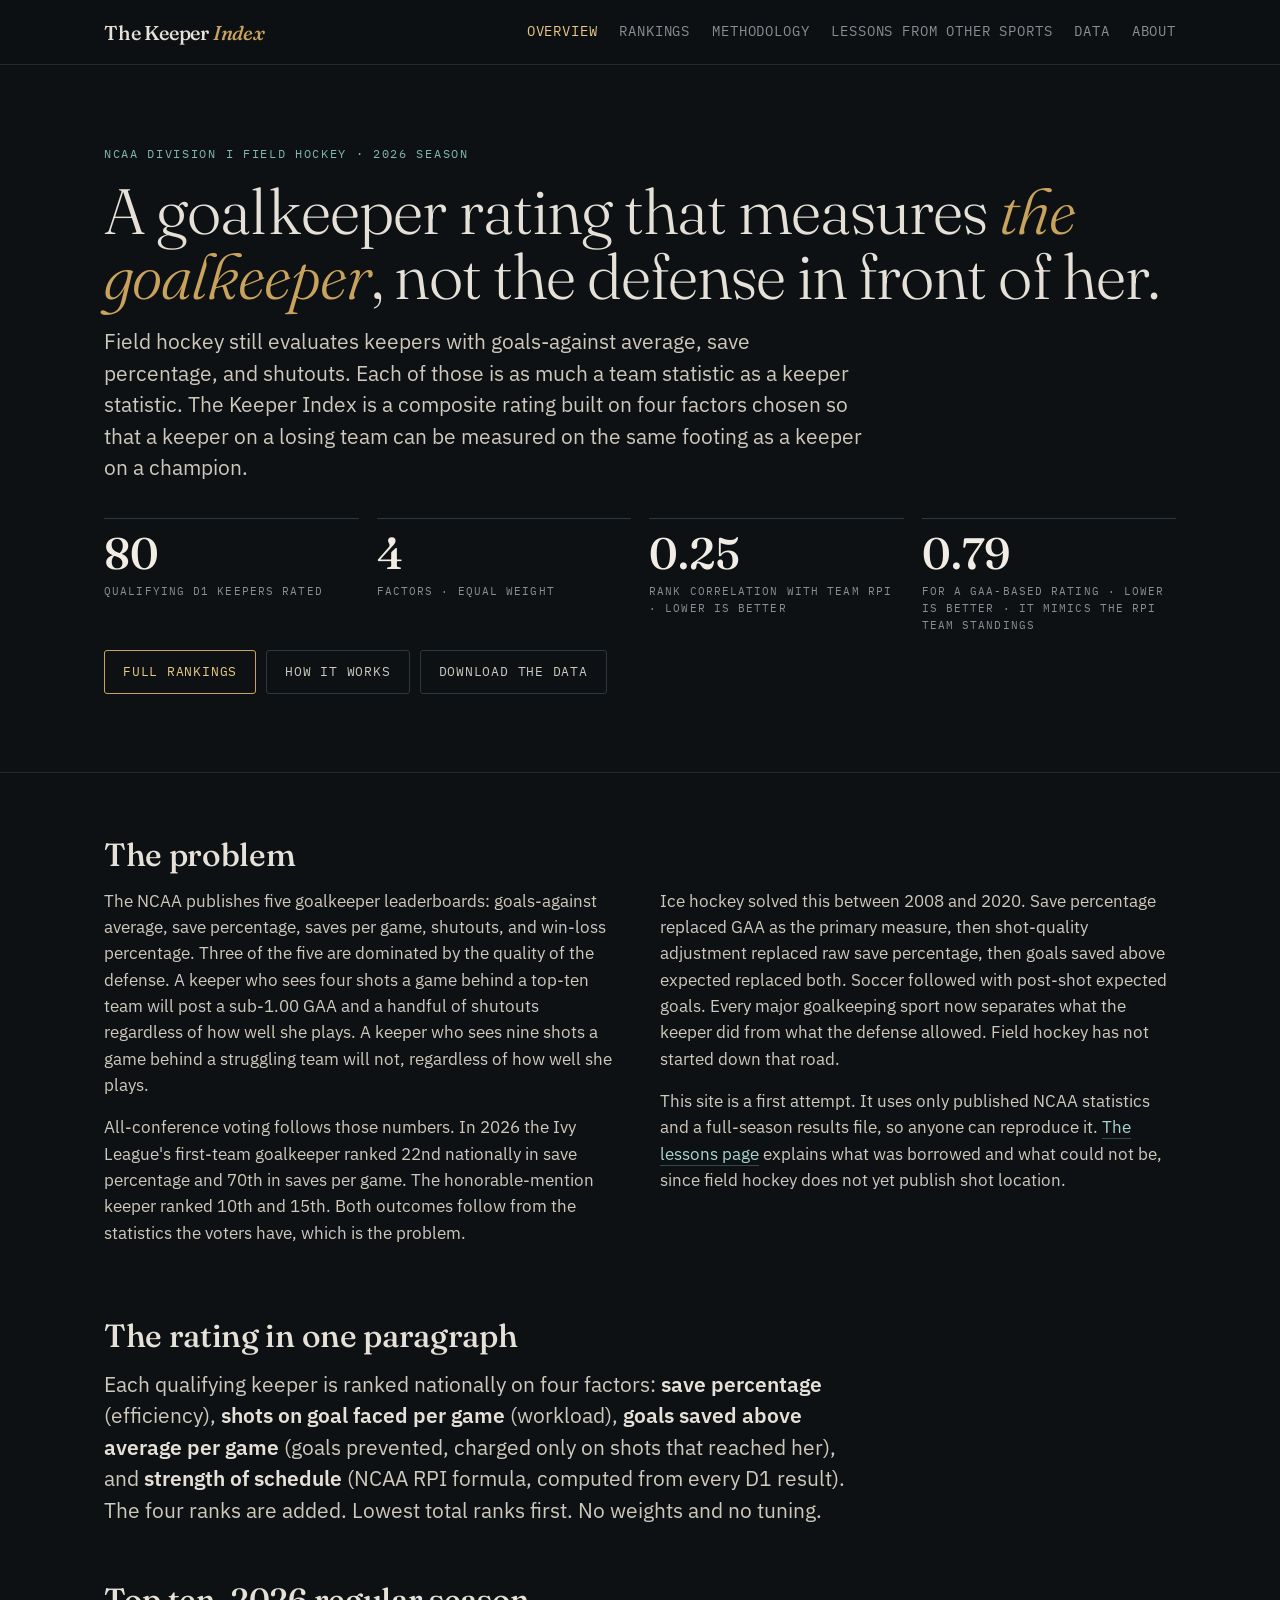
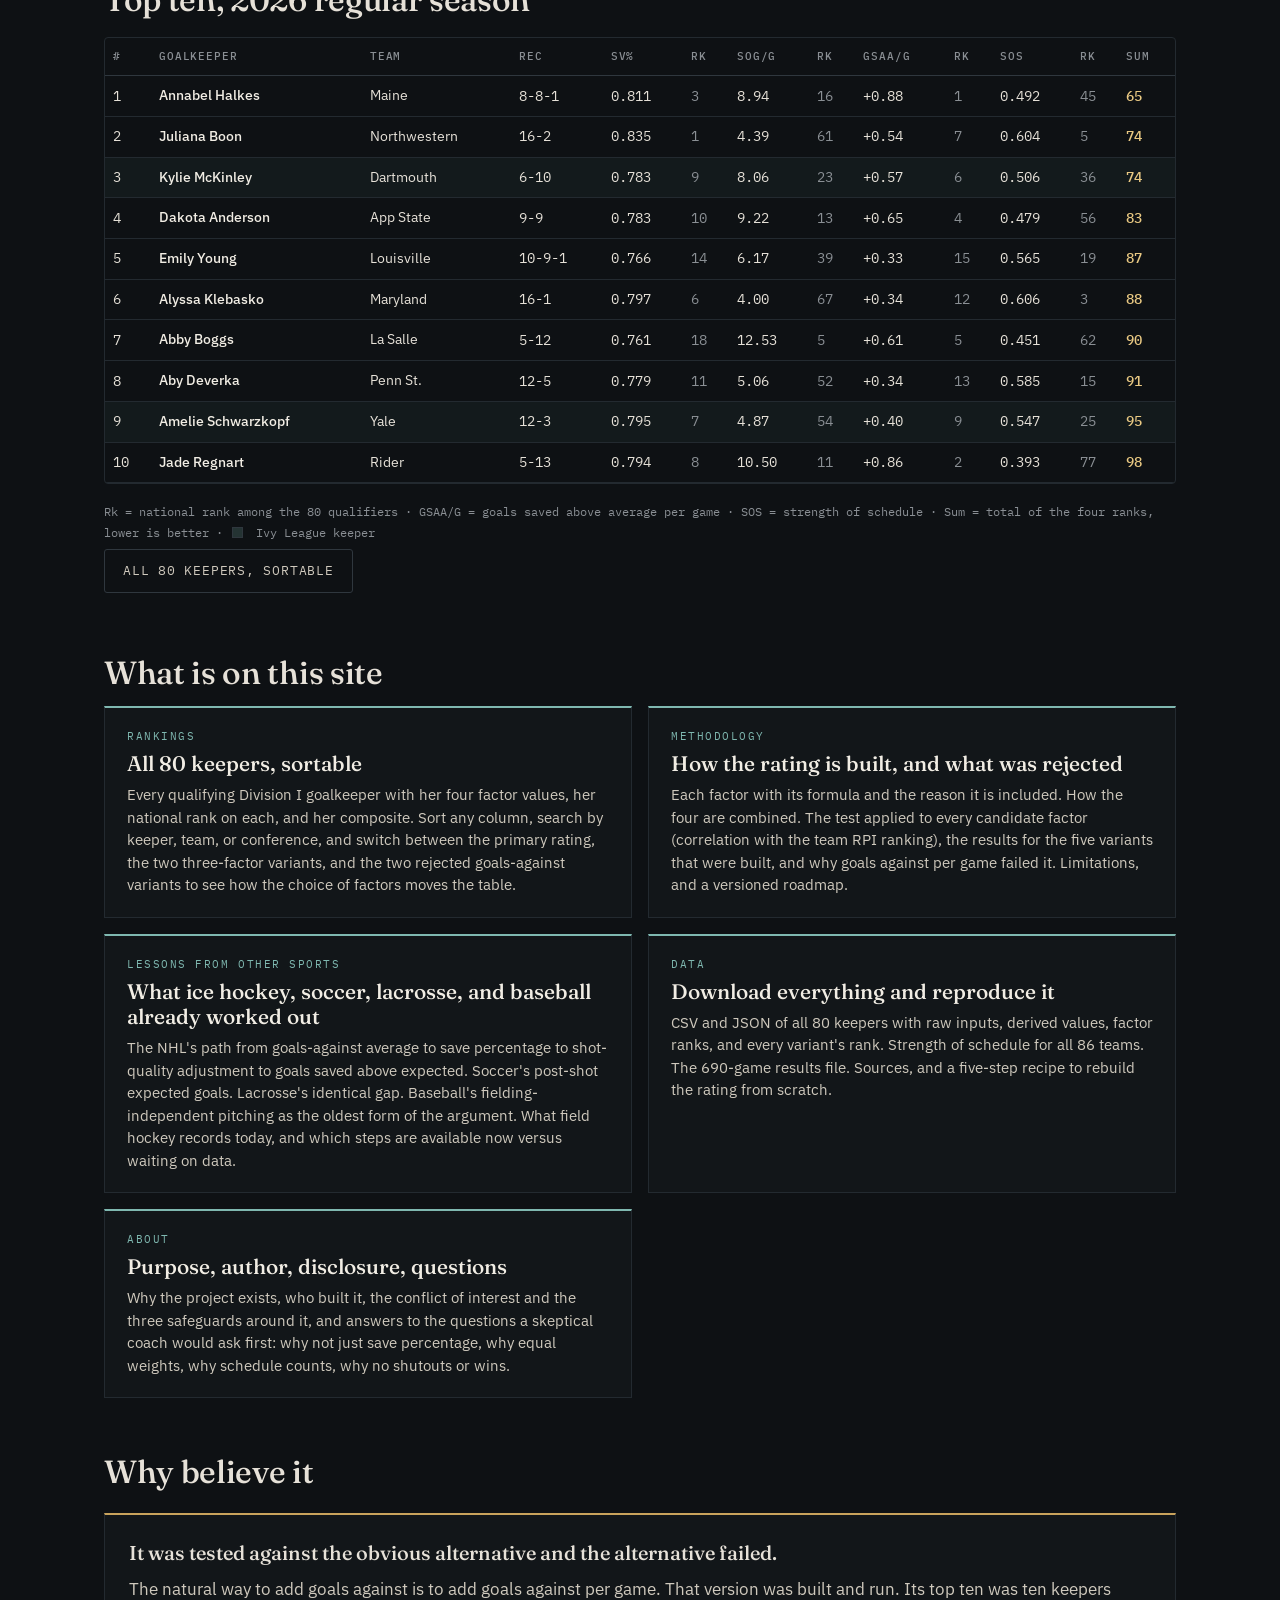
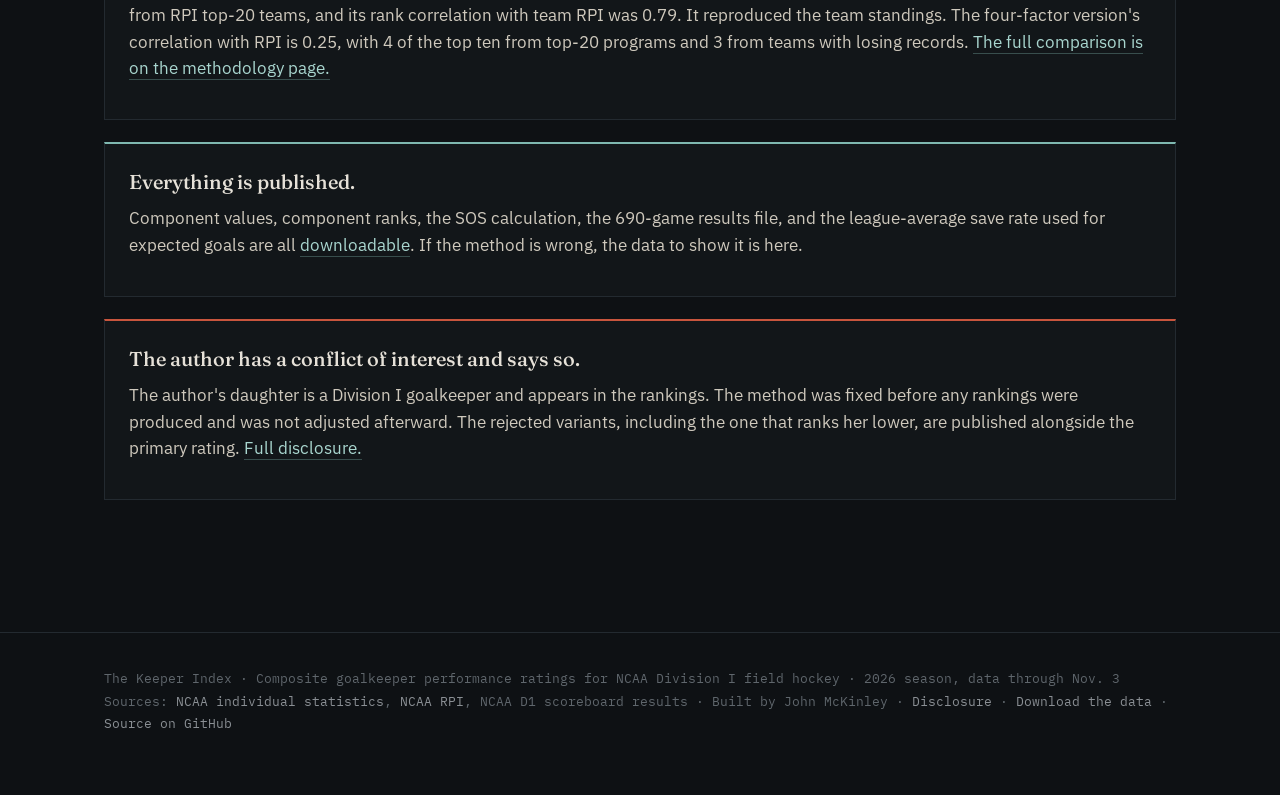
<file: index.html>
<!doctype html><html lang="en"><head><meta charset="utf-8"><meta name="viewport" content="width=device-width,initial-scale=1">
<title>Composite goalkeeper ratings for NCAA D1 field hockey · The Keeper Index</title><meta name="description" content="A four-factor goalkeeper performance rating for NCAA Division I field hockey that measures the keeper rather than the defense in front of her.">
<link rel="preconnect" href="https://fonts.googleapis.com"><link href="https://fonts.googleapis.com/css2?family=Fraunces:ital,opsz,wght@0,9..144,300;0,9..144,500;0,9..144,700;1,9..144,300;1,9..144,500&family=IBM+Plex+Sans:wght@300;400;500;600&family=IBM+Plex+Mono:wght@400;500&display=swap" rel="stylesheet"><link rel="stylesheet" href="style.css"></head><body>
<header class="site"><div class="wrap"><a class="brand" href="index.html">The Keeper <em>Index</em></a><nav class="main"><a href="index.html" class="on">Overview</a><a href="rankings.html" class="">Rankings</a><a href="methodology.html" class="">Methodology</a><a href="lessons.html" class="">Lessons from other sports</a><a href="data.html" class="">Data</a><a href="about.html" class="">About</a></nav></div></header>

<div class="hero"><div class="wrap">
<p class="kicker">NCAA Division I Field Hockey · 2026 Season</p>
<h1>A goalkeeper rating that measures <em>the goalkeeper</em>, not the defense in front of her.</h1>
<p class="lede">Field hockey still evaluates keepers with goals-against average, save percentage, and shutouts. Each of those is as much a team statistic as a keeper statistic. The Keeper Index is a composite rating built on four factors chosen so that a keeper on a losing team can be measured on the same footing as a keeper on a champion.</p>
<div class="stats">
<div class="stat"><div class="v">80</div><div class="l">Qualifying D1 keepers rated</div></div>
<div class="stat"><div class="v">4</div><div class="l">Factors · equal weight</div></div>
<div class="stat"><div class="v">0.25</div><div class="l">Rank correlation with team RPI · lower is better</div></div>
<div class="stat"><div class="v">0.79</div><div class="l">For a GAA-based rating · lower is better · it mimics the RPI team standings</div></div>
</div>
<p><a class="btn" href="rankings.html">Full rankings</a><a class="btn ghost" href="methodology.html">How it works</a><a class="btn ghost" href="data.html">Download the data</a></p>
</div></div>

<section><div class="wrap">
<h2>The problem</h2>
<div class="grid2">
<div>
<p>The NCAA publishes five goalkeeper leaderboards: goals-against average, save percentage, saves per game, shutouts, and win-loss percentage. Three of the five are dominated by the quality of the defense. A keeper who sees four shots a game behind a top-ten team will post a sub-1.00 GAA and a handful of shutouts regardless of how well she plays. A keeper who sees nine shots a game behind a struggling team will not, regardless of how well she plays.</p>
<p>All-conference voting follows those numbers. In 2026 the Ivy League's first-team goalkeeper ranked 22nd nationally in save percentage and 70th in saves per game. The honorable-mention keeper ranked 10th and 15th. Both outcomes follow from the statistics the voters have, which is the problem.</p>
</div>
<div>
<p>Ice hockey solved this between 2008 and 2020. Save percentage replaced GAA as the primary measure, then shot-quality adjustment replaced raw save percentage, then goals saved above expected replaced both. Soccer followed with post-shot expected goals. Every major goalkeeping sport now separates what the keeper did from what the defense allowed. Field hockey has not started down that road.</p>
<p>This site is a first attempt. It uses only published NCAA statistics and a full-season results file, so anyone can reproduce it. <a href="lessons.html">The lessons page</a> explains what was borrowed and what could not be, since field hockey does not yet publish shot location.</p>
</div></div>

<h2>The rating in one paragraph</h2>
<p class="lede">Each qualifying keeper is ranked nationally on four factors: <strong>save percentage</strong> (efficiency), <strong>shots on goal faced per game</strong> (workload), <strong>goals saved above average per game</strong> (goals prevented, charged only on shots that reached her), and <strong>strength of schedule</strong> (NCAA RPI formula, computed from every D1 result). The four ranks are added. Lowest total ranks first. No weights and no tuning.</p>

<h2>Top ten, 2026 regular season</h2>
<div class="tablewrap"><table><thead><tr><th>#</th><th>Goalkeeper</th><th>Team</th><th>Rec</th><th>SV%</th><th>Rk</th><th>SOG/G</th><th>Rk</th><th>GSAA/G</th><th>Rk</th><th>SOS</th><th>Rk</th><th>Sum</th></tr></thead><tbody><tr class=""><td class="num">1</td><td class="nm">Annabel Halkes</td><td>Maine</td><td class="num">8-8-1</td><td class="num">0.811</td><td class="num rk">3</td><td class="num">8.94</td><td class="num rk">16</td><td class="num">+0.88</td><td class="num rk">1</td><td class="num">0.492</td><td class="num rk">45</td><td class="num sum">65</td></tr><tr class=""><td class="num">2</td><td class="nm">Juliana Boon</td><td>Northwestern</td><td class="num">16-2</td><td class="num">0.835</td><td class="num rk">1</td><td class="num">4.39</td><td class="num rk">61</td><td class="num">+0.54</td><td class="num rk">7</td><td class="num">0.604</td><td class="num rk">5</td><td class="num sum">74</td></tr><tr class="ivy"><td class="num">3</td><td class="nm">Kylie McKinley</td><td>Dartmouth</td><td class="num">6-10</td><td class="num">0.783</td><td class="num rk">9</td><td class="num">8.06</td><td class="num rk">23</td><td class="num">+0.57</td><td class="num rk">6</td><td class="num">0.506</td><td class="num rk">36</td><td class="num sum">74</td></tr><tr class=""><td class="num">4</td><td class="nm">Dakota Anderson</td><td>App State</td><td class="num">9-9</td><td class="num">0.783</td><td class="num rk">10</td><td class="num">9.22</td><td class="num rk">13</td><td class="num">+0.65</td><td class="num rk">4</td><td class="num">0.479</td><td class="num rk">56</td><td class="num sum">83</td></tr><tr class=""><td class="num">5</td><td class="nm">Emily Young</td><td>Louisville</td><td class="num">10-9-1</td><td class="num">0.766</td><td class="num rk">14</td><td class="num">6.17</td><td class="num rk">39</td><td class="num">+0.33</td><td class="num rk">15</td><td class="num">0.565</td><td class="num rk">19</td><td class="num sum">87</td></tr><tr class=""><td class="num">6</td><td class="nm">Alyssa Klebasko</td><td>Maryland</td><td class="num">16-1</td><td class="num">0.797</td><td class="num rk">6</td><td class="num">4.00</td><td class="num rk">67</td><td class="num">+0.34</td><td class="num rk">12</td><td class="num">0.606</td><td class="num rk">3</td><td class="num sum">88</td></tr><tr class=""><td class="num">7</td><td class="nm">Abby Boggs</td><td>La Salle</td><td class="num">5-12</td><td class="num">0.761</td><td class="num rk">18</td><td class="num">12.53</td><td class="num rk">5</td><td class="num">+0.61</td><td class="num rk">5</td><td class="num">0.451</td><td class="num rk">62</td><td class="num sum">90</td></tr><tr class=""><td class="num">8</td><td class="nm">Aby Deverka</td><td>Penn St.</td><td class="num">12-5</td><td class="num">0.779</td><td class="num rk">11</td><td class="num">5.06</td><td class="num rk">52</td><td class="num">+0.34</td><td class="num rk">13</td><td class="num">0.585</td><td class="num rk">15</td><td class="num sum">91</td></tr><tr class="ivy"><td class="num">9</td><td class="nm">Amelie Schwarzkopf</td><td>Yale</td><td class="num">12-3</td><td class="num">0.795</td><td class="num rk">7</td><td class="num">4.87</td><td class="num rk">54</td><td class="num">+0.40</td><td class="num rk">9</td><td class="num">0.547</td><td class="num rk">25</td><td class="num sum">95</td></tr><tr class=""><td class="num">10</td><td class="nm">Jade Regnart</td><td>Rider</td><td class="num">5-13</td><td class="num">0.794</td><td class="num rk">8</td><td class="num">10.50</td><td class="num rk">11</td><td class="num">+0.86</td><td class="num rk">2</td><td class="num">0.393</td><td class="num rk">77</td><td class="num sum">98</td></tr></tbody></table></div>
<p class="legend">Rk = national rank among the 80 qualifiers · GSAA/G = goals saved above average per game · SOS = strength of schedule · Sum = total of the four ranks, lower is better · <span></span> Ivy League keeper</p>
<p><a class="btn ghost" href="rankings.html">All 80 keepers, sortable</a></p>

<h2>What is on this site</h2>
<div class="pages">
<a class="pagecard" href="rankings.html"><span class="pc-k">Rankings</span><span class="pc-t">All 80 keepers, sortable</span><span class="pc-d">Every qualifying Division I goalkeeper with her four factor values, her national rank on each, and her composite. Sort any column, search by keeper, team, or conference, and switch between the primary rating, the two three-factor variants, and the two rejected goals-against variants to see how the choice of factors moves the table.</span></a>
<a class="pagecard" href="methodology.html"><span class="pc-k">Methodology</span><span class="pc-t">How the rating is built, and what was rejected</span><span class="pc-d">Each factor with its formula and the reason it is included. How the four are combined. The test applied to every candidate factor (correlation with the team RPI ranking), the results for the five variants that were built, and why goals against per game failed it. Limitations, and a versioned roadmap.</span></a>
<a class="pagecard" href="lessons.html"><span class="pc-k">Lessons from other sports</span><span class="pc-t">What ice hockey, soccer, lacrosse, and baseball already worked out</span><span class="pc-d">The NHL's path from goals-against average to save percentage to shot-quality adjustment to goals saved above expected. Soccer's post-shot expected goals. Lacrosse's identical gap. Baseball's fielding-independent pitching as the oldest form of the argument. What field hockey records today, and which steps are available now versus waiting on data.</span></a>
<a class="pagecard" href="data.html"><span class="pc-k">Data</span><span class="pc-t">Download everything and reproduce it</span><span class="pc-d">CSV and JSON of all 80 keepers with raw inputs, derived values, factor ranks, and every variant's rank. Strength of schedule for all 86 teams. The 690-game results file. Sources, and a five-step recipe to rebuild the rating from scratch.</span></a>
<a class="pagecard" href="about.html"><span class="pc-k">About</span><span class="pc-t">Purpose, author, disclosure, questions</span><span class="pc-d">Why the project exists, who built it, the conflict of interest and the three safeguards around it, and answers to the questions a skeptical coach would ask first: why not just save percentage, why equal weights, why schedule counts, why no shutouts or wins.</span></a>
</div>

<h2>Why believe it</h2>
<div class="card"><h4>It was tested against the obvious alternative and the alternative failed.</h4>
<p>The natural way to add goals against is to add goals against per game. That version was built and run. Its top ten was ten keepers from RPI top-20 teams, and its rank correlation with team RPI was 0.79. It reproduced the team standings. The four-factor version's correlation with RPI is 0.25, with 4 of the top ten from top-20 programs and 3 from teams with losing records. <a href="methodology.html#tested">The full comparison is on the methodology page.</a></p></div>
<div class="card teal"><h4>Everything is published.</h4>
<p>Component values, component ranks, the SOS calculation, the 690-game results file, and the league-average save rate used for expected goals are all <a href="data.html">downloadable</a>. If the method is wrong, the data to show it is here.</p></div>
<div class="card crimson"><h4>The author has a conflict of interest and says so.</h4>
<p>The author's daughter is a Division I goalkeeper and appears in the rankings. The method was fixed before any rankings were produced and was not adjusted afterward. The rejected variants, including the one that ranks her lower, are published alongside the primary rating. <a href="about.html#disclosure">Full disclosure.</a></p></div>
</div></section>

<footer><div class="wrap">The Keeper Index · Composite goalkeeper performance ratings for NCAA Division I field hockey · 2026 season, data through Nov. 3<br>
Sources: <a href="https://www.ncaa.com/stats/fieldhockey/d1/current/individual/444">NCAA individual statistics</a>, <a href="https://www.ncaa.com/rankings/fieldhockey/d1/ncaa-field-hockey-rpi">NCAA RPI</a>, NCAA D1 scoreboard results · Built by John McKinley · <a href="about.html#disclosure">Disclosure</a> · <a href="data.html">Download the data</a> · <a href="https://github.com/jmckinley/fh-goalkeeper-ratings">Source on GitHub</a></div></footer>
</body></html>
</file>
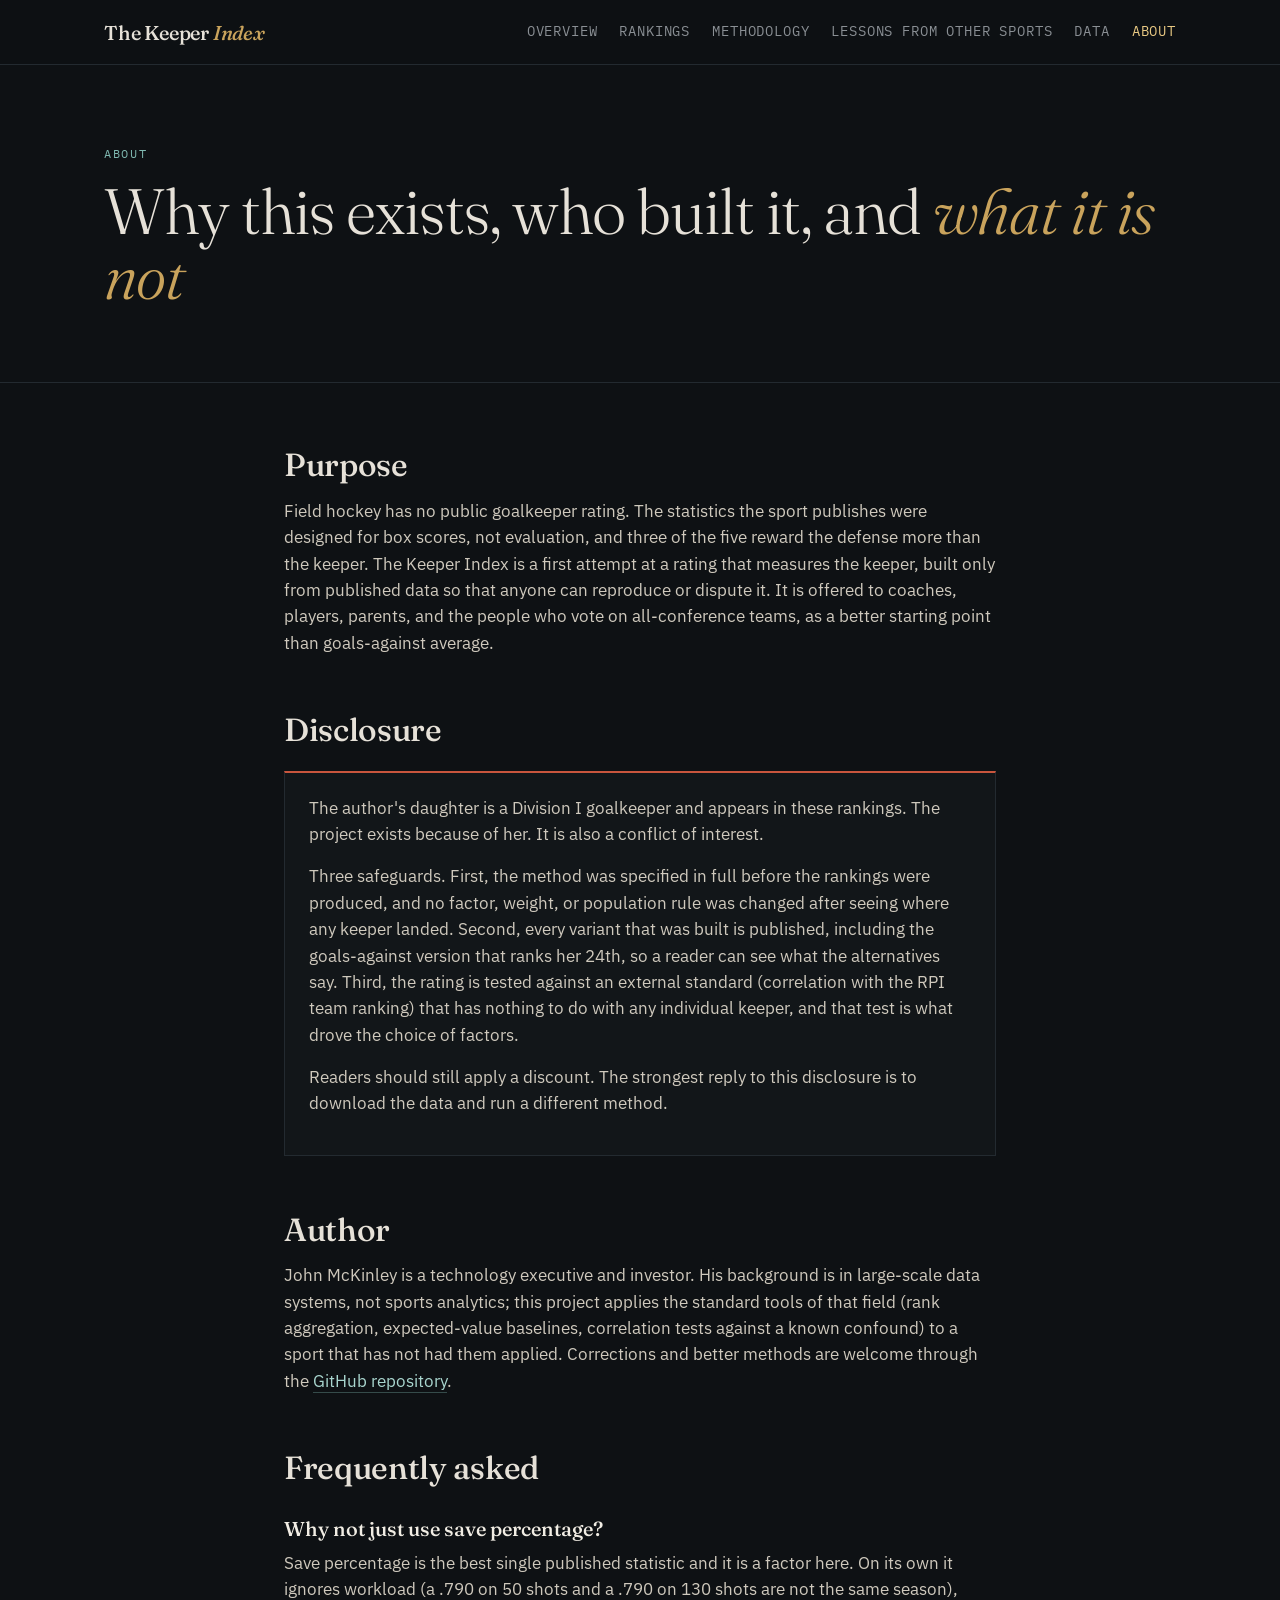
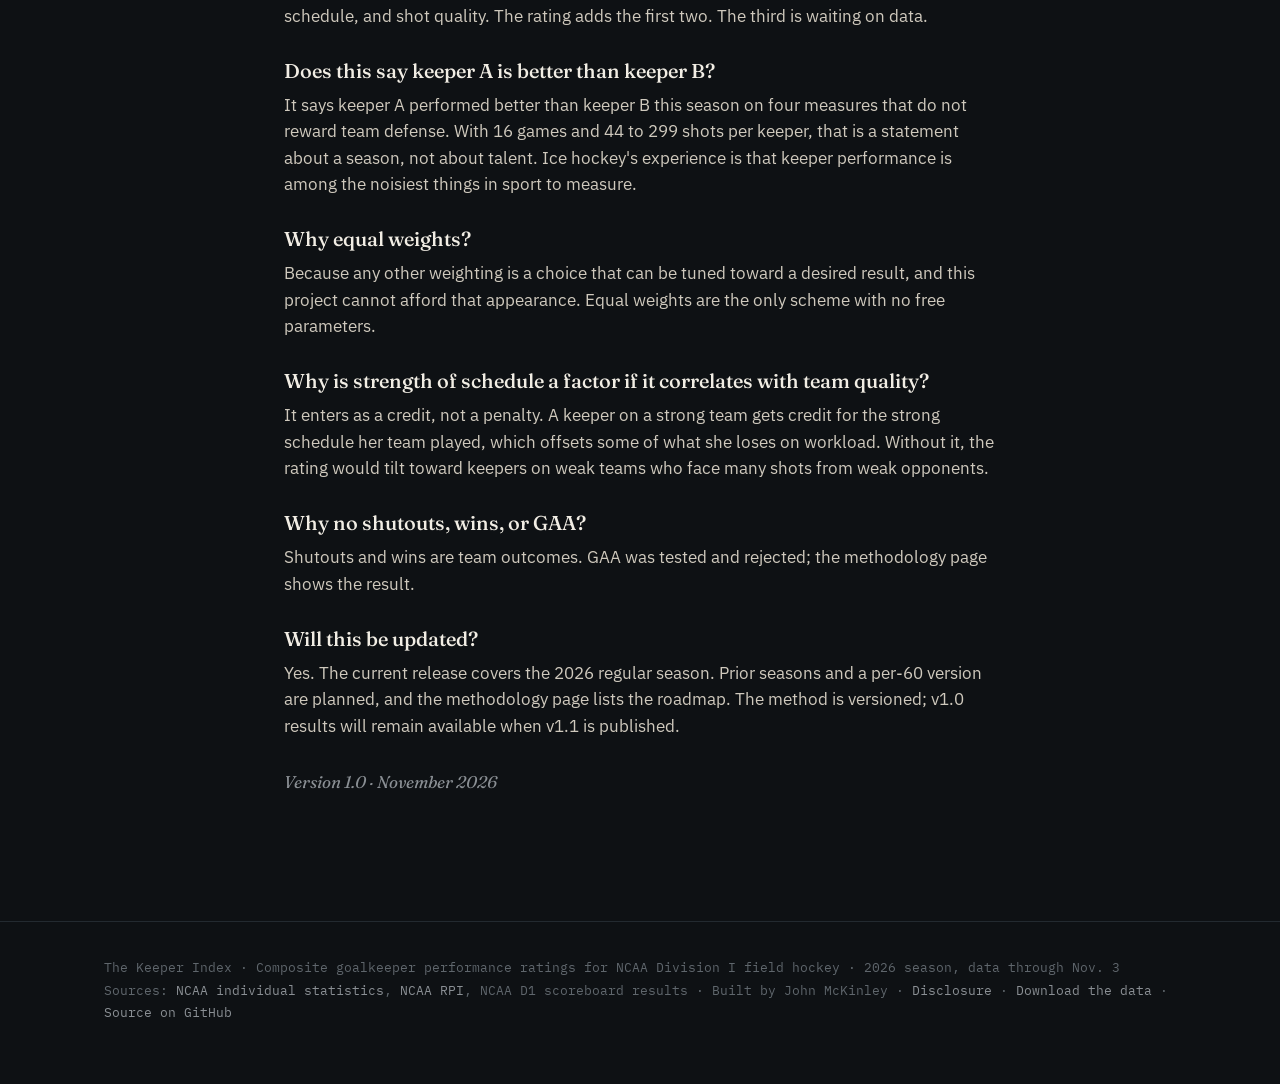
<file: about.html>
<!doctype html><html lang="en"><head><meta charset="utf-8"><meta name="viewport" content="width=device-width,initial-scale=1">
<title>About · The Keeper Index</title><meta name="description" content="Purpose, author, disclosure, and frequently asked questions for the Keeper Index.">
<link rel="preconnect" href="https://fonts.googleapis.com"><link href="https://fonts.googleapis.com/css2?family=Fraunces:ital,opsz,wght@0,9..144,300;0,9..144,500;0,9..144,700;1,9..144,300;1,9..144,500&family=IBM+Plex+Sans:wght@300;400;500;600&family=IBM+Plex+Mono:wght@400;500&display=swap" rel="stylesheet"><link rel="stylesheet" href="style.css"></head><body>
<header class="site"><div class="wrap"><a class="brand" href="index.html">The Keeper <em>Index</em></a><nav class="main"><a href="index.html" class="">Overview</a><a href="rankings.html" class="">Rankings</a><a href="methodology.html" class="">Methodology</a><a href="lessons.html" class="">Lessons from other sports</a><a href="data.html" class="">Data</a><a href="about.html" class="on">About</a></nav></div></header>

<div class="hero"><div class="wrap">
<p class="kicker">About</p>
<h1>Why this exists, who built it, and <em>what it is not</em></h1>
</div></div>
<section><div class="wrap narrow">
<h2>Purpose</h2>
<p>Field hockey has no public goalkeeper rating. The statistics the sport publishes were designed for box scores, not evaluation, and three of the five reward the defense more than the keeper. The Keeper Index is a first attempt at a rating that measures the keeper, built only from published data so that anyone can reproduce or dispute it. It is offered to coaches, players, parents, and the people who vote on all-conference teams, as a better starting point than goals-against average.</p>

<h2 id="disclosure">Disclosure</h2>
<div class="card crimson">
<p>The author's daughter is a Division I goalkeeper and appears in these rankings. The project exists because of her. It is also a conflict of interest.</p>
<p>Three safeguards. First, the method was specified in full before the rankings were produced, and no factor, weight, or population rule was changed after seeing where any keeper landed. Second, every variant that was built is published, including the goals-against version that ranks her 24th, so a reader can see what the alternatives say. Third, the rating is tested against an external standard (correlation with the RPI team ranking) that has nothing to do with any individual keeper, and that test is what drove the choice of factors.</p>
<p>Readers should still apply a discount. The strongest reply to this disclosure is to download the data and run a different method.</p>
</div>

<h2>Author</h2>
<p>John McKinley is a technology executive and investor. His background is in large-scale data systems, not sports analytics; this project applies the standard tools of that field (rank aggregation, expected-value baselines, correlation tests against a known confound) to a sport that has not had them applied. Corrections and better methods are welcome through the <a href="https://github.com/jmckinley/fh-goalkeeper-ratings/issues">GitHub repository</a>.</p>

<h2>Frequently asked</h2>
<dl class="faq">
<dt>Why not just use save percentage?</dt>
<dd>Save percentage is the best single published statistic and it is a factor here. On its own it ignores workload (a .790 on 50 shots and a .790 on 130 shots are not the same season), schedule, and shot quality. The rating adds the first two. The third is waiting on data.</dd>
<dt>Does this say keeper A is better than keeper B?</dt>
<dd>It says keeper A performed better than keeper B this season on four measures that do not reward team defense. With 16 games and 44 to 299 shots per keeper, that is a statement about a season, not about talent. Ice hockey's experience is that keeper performance is among the noisiest things in sport to measure.</dd>
<dt>Why equal weights?</dt>
<dd>Because any other weighting is a choice that can be tuned toward a desired result, and this project cannot afford that appearance. Equal weights are the only scheme with no free parameters.</dd>
<dt>Why is strength of schedule a factor if it correlates with team quality?</dt>
<dd>It enters as a credit, not a penalty. A keeper on a strong team gets credit for the strong schedule her team played, which offsets some of what she loses on workload. Without it, the rating would tilt toward keepers on weak teams who face many shots from weak opponents.</dd>
<dt>Why no shutouts, wins, or GAA?</dt>
<dd>Shutouts and wins are team outcomes. GAA was tested and rejected; the methodology page shows the result.</dd>
<dt>Will this be updated?</dt>
<dd>Yes. The current release covers the 2026 regular season. Prior seasons and a per-60 version are planned, and the methodology page lists the roadmap. The method is versioned; v1.0 results will remain available when v1.1 is published.</dd>
</dl>
<p class="sig">Version 1.0 · November 2026</p>
</div></section>

<footer><div class="wrap">The Keeper Index · Composite goalkeeper performance ratings for NCAA Division I field hockey · 2026 season, data through Nov. 3<br>
Sources: <a href="https://www.ncaa.com/stats/fieldhockey/d1/current/individual/444">NCAA individual statistics</a>, <a href="https://www.ncaa.com/rankings/fieldhockey/d1/ncaa-field-hockey-rpi">NCAA RPI</a>, NCAA D1 scoreboard results · Built by John McKinley · <a href="about.html#disclosure">Disclosure</a> · <a href="data.html">Download the data</a> · <a href="https://github.com/jmckinley/fh-goalkeeper-ratings">Source on GitHub</a></div></footer>
</body></html>
</file>
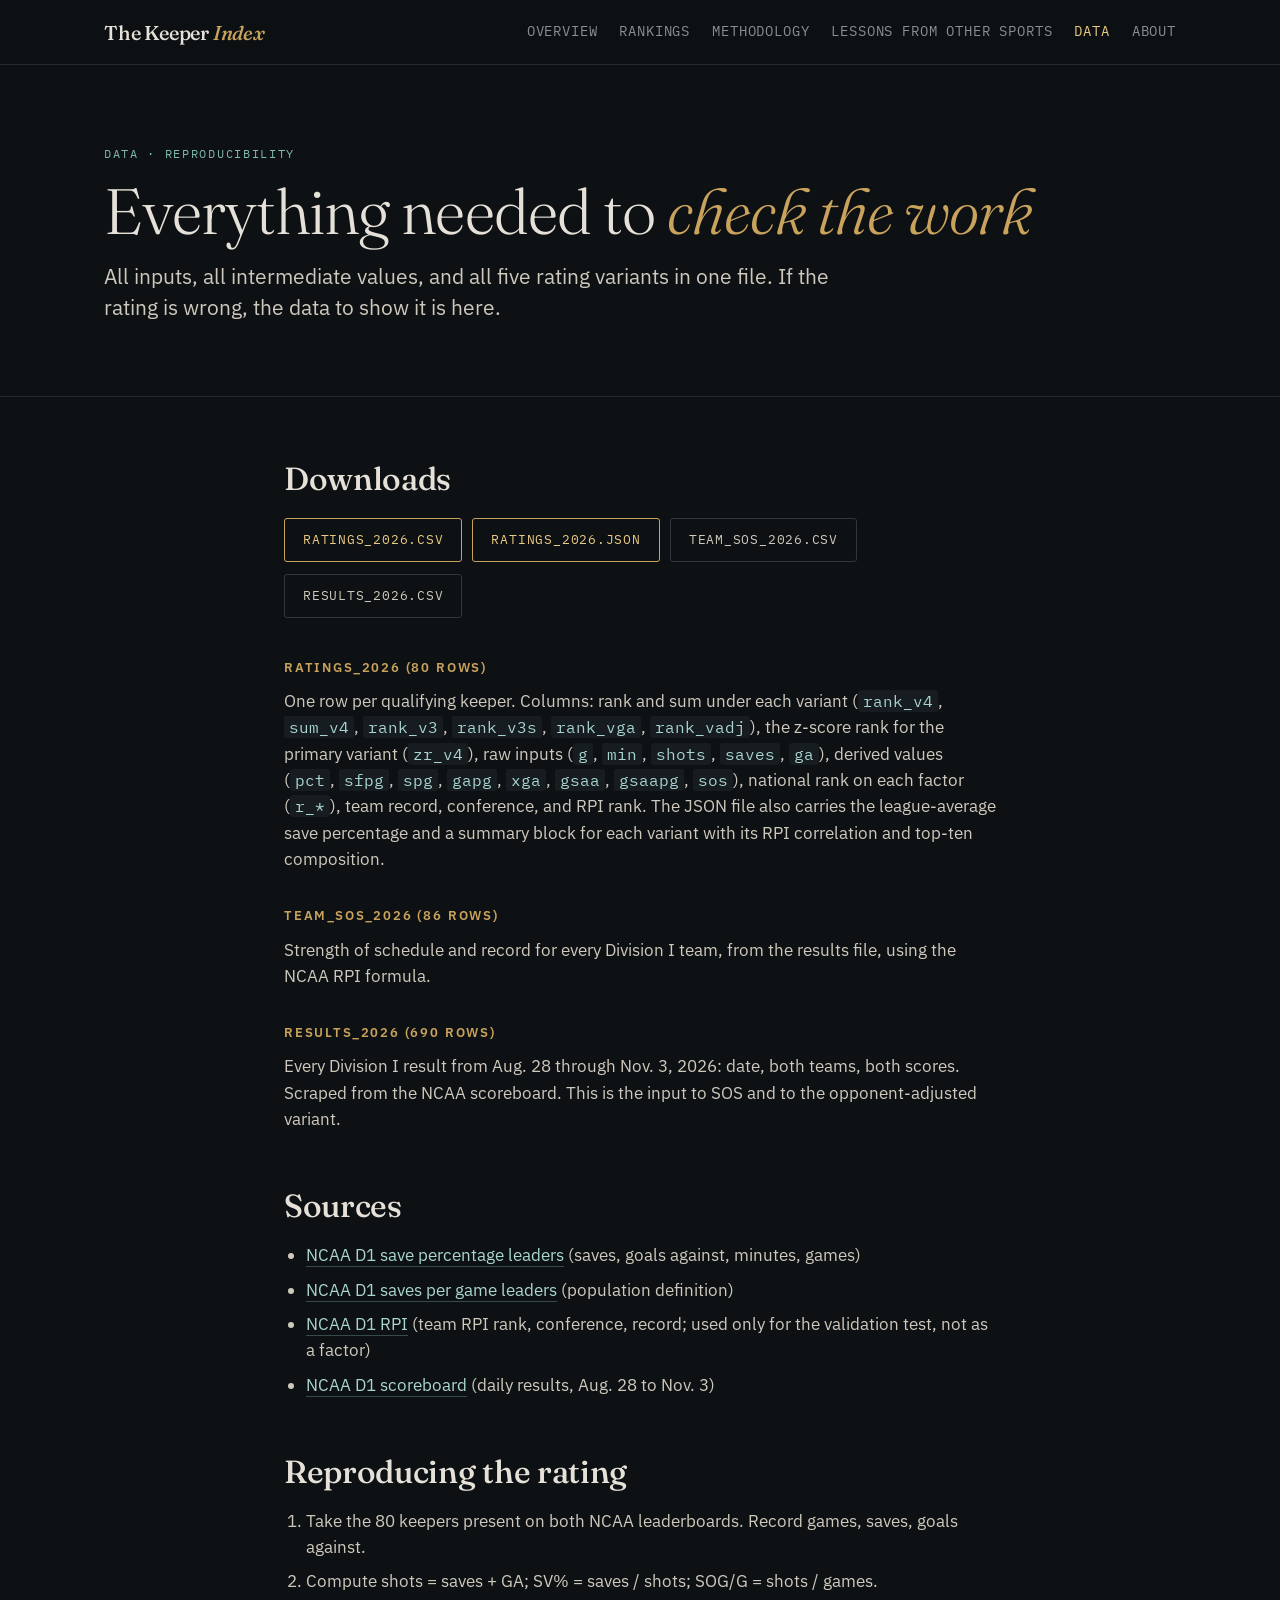
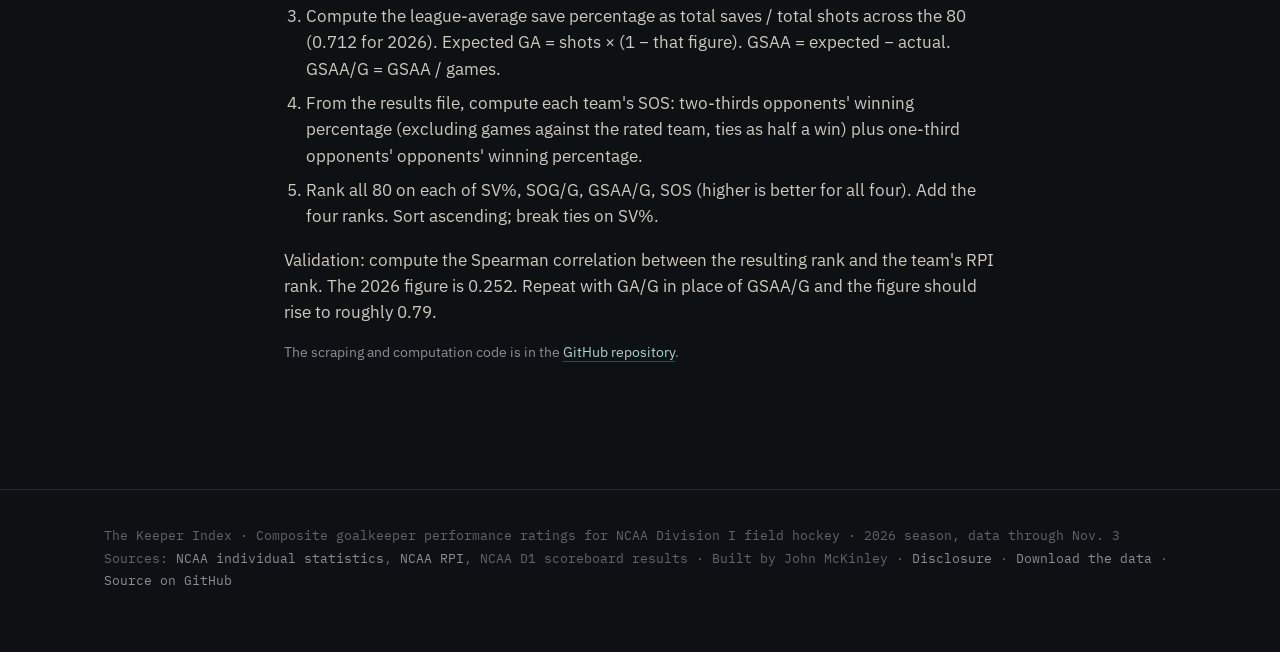
<file: data.html>
<!doctype html><html lang="en"><head><meta charset="utf-8"><meta name="viewport" content="width=device-width,initial-scale=1">
<title>Data · The Keeper Index</title><meta name="description" content="Download the full ratings, strength-of-schedule table, and season results file, with instructions to reproduce the rating.">
<link rel="preconnect" href="https://fonts.googleapis.com"><link href="https://fonts.googleapis.com/css2?family=Fraunces:ital,opsz,wght@0,9..144,300;0,9..144,500;0,9..144,700;1,9..144,300;1,9..144,500&family=IBM+Plex+Sans:wght@300;400;500;600&family=IBM+Plex+Mono:wght@400;500&display=swap" rel="stylesheet"><link rel="stylesheet" href="style.css"></head><body>
<header class="site"><div class="wrap"><a class="brand" href="index.html">The Keeper <em>Index</em></a><nav class="main"><a href="index.html" class="">Overview</a><a href="rankings.html" class="">Rankings</a><a href="methodology.html" class="">Methodology</a><a href="lessons.html" class="">Lessons from other sports</a><a href="data.html" class="on">Data</a><a href="about.html" class="">About</a></nav></div></header>

<div class="hero"><div class="wrap">
<p class="kicker">Data · Reproducibility</p>
<h1>Everything needed to <em>check the work</em></h1>
<p class="lede">All inputs, all intermediate values, and all five rating variants in one file. If the rating is wrong, the data to show it is here.</p>
</div></div>
<section><div class="wrap narrow">
<h2>Downloads</h2>
<p><a class="btn" href="data/ratings_2026.csv" download>ratings_2026.csv</a><a class="btn" href="data/ratings_2026.json" download>ratings_2026.json</a><a class="btn ghost" href="data/team_sos_2026.csv" download>team_sos_2026.csv</a><a class="btn ghost" href="data/results_2026.csv" download>results_2026.csv</a></p>
<h3>ratings_2026 (80 rows)</h3>
<p>One row per qualifying keeper. Columns: rank and sum under each variant (<code>rank_v4</code>, <code>sum_v4</code>, <code>rank_v3</code>, <code>rank_v3s</code>, <code>rank_vga</code>, <code>rank_vadj</code>), the z-score rank for the primary variant (<code>zr_v4</code>), raw inputs (<code>g</code>, <code>min</code>, <code>shots</code>, <code>saves</code>, <code>ga</code>), derived values (<code>pct</code>, <code>sfpg</code>, <code>spg</code>, <code>gapg</code>, <code>xga</code>, <code>gsaa</code>, <code>gsaapg</code>, <code>sos</code>), national rank on each factor (<code>r_*</code>), team record, conference, and RPI rank. The JSON file also carries the league-average save percentage and a summary block for each variant with its RPI correlation and top-ten composition.</p>
<h3>team_sos_2026 (86 rows)</h3>
<p>Strength of schedule and record for every Division I team, from the results file, using the NCAA RPI formula.</p>
<h3>results_2026 (690 rows)</h3>
<p>Every Division I result from Aug. 28 through Nov. 3, 2026: date, both teams, both scores. Scraped from the NCAA scoreboard. This is the input to SOS and to the opponent-adjusted variant.</p>

<h2>Sources</h2>
<ul>
<li><a href="https://www.ncaa.com/stats/fieldhockey/d1/current/individual/444">NCAA D1 save percentage leaders</a> (saves, goals against, minutes, games)</li>
<li><a href="https://www.ncaa.com/stats/fieldhockey/d1/current/individual/431">NCAA D1 saves per game leaders</a> (population definition)</li>
<li><a href="https://www.ncaa.com/rankings/fieldhockey/d1/ncaa-field-hockey-rpi">NCAA D1 RPI</a> (team RPI rank, conference, record; used only for the validation test, not as a factor)</li>
<li><a href="https://www.ncaa.com/scoreboard/fieldhockey/d1/2026/10/31">NCAA D1 scoreboard</a> (daily results, Aug. 28 to Nov. 3)</li>
</ul>

<h2>Reproducing the rating</h2>
<ol>
<li>Take the 80 keepers present on both NCAA leaderboards. Record games, saves, goals against.</li>
<li>Compute shots = saves + GA; SV% = saves / shots; SOG/G = shots / games.</li>
<li>Compute the league-average save percentage as total saves / total shots across the 80 (0.712 for 2026). Expected GA = shots × (1 − that figure). GSAA = expected − actual. GSAA/G = GSAA / games.</li>
<li>From the results file, compute each team's SOS: two-thirds opponents' winning percentage (excluding games against the rated team, ties as half a win) plus one-third opponents' opponents' winning percentage.</li>
<li>Rank all 80 on each of SV%, SOG/G, GSAA/G, SOS (higher is better for all four). Add the four ranks. Sort ascending; break ties on SV%.</li>
</ol>
<p>Validation: compute the Spearman correlation between the resulting rank and the team's RPI rank. The 2026 figure is 0.252. Repeat with GA/G in place of GSAA/G and the figure should rise to roughly 0.79.</p>
<p class="small">The scraping and computation code is in the <a href="https://github.com/jmckinley/fh-goalkeeper-ratings">GitHub repository</a>.</p>
</div></section>

<footer><div class="wrap">The Keeper Index · Composite goalkeeper performance ratings for NCAA Division I field hockey · 2026 season, data through Nov. 3<br>
Sources: <a href="https://www.ncaa.com/stats/fieldhockey/d1/current/individual/444">NCAA individual statistics</a>, <a href="https://www.ncaa.com/rankings/fieldhockey/d1/ncaa-field-hockey-rpi">NCAA RPI</a>, NCAA D1 scoreboard results · Built by John McKinley · <a href="about.html#disclosure">Disclosure</a> · <a href="data.html">Download the data</a> · <a href="https://github.com/jmckinley/fh-goalkeeper-ratings">Source on GitHub</a></div></footer>
</body></html>
</file>
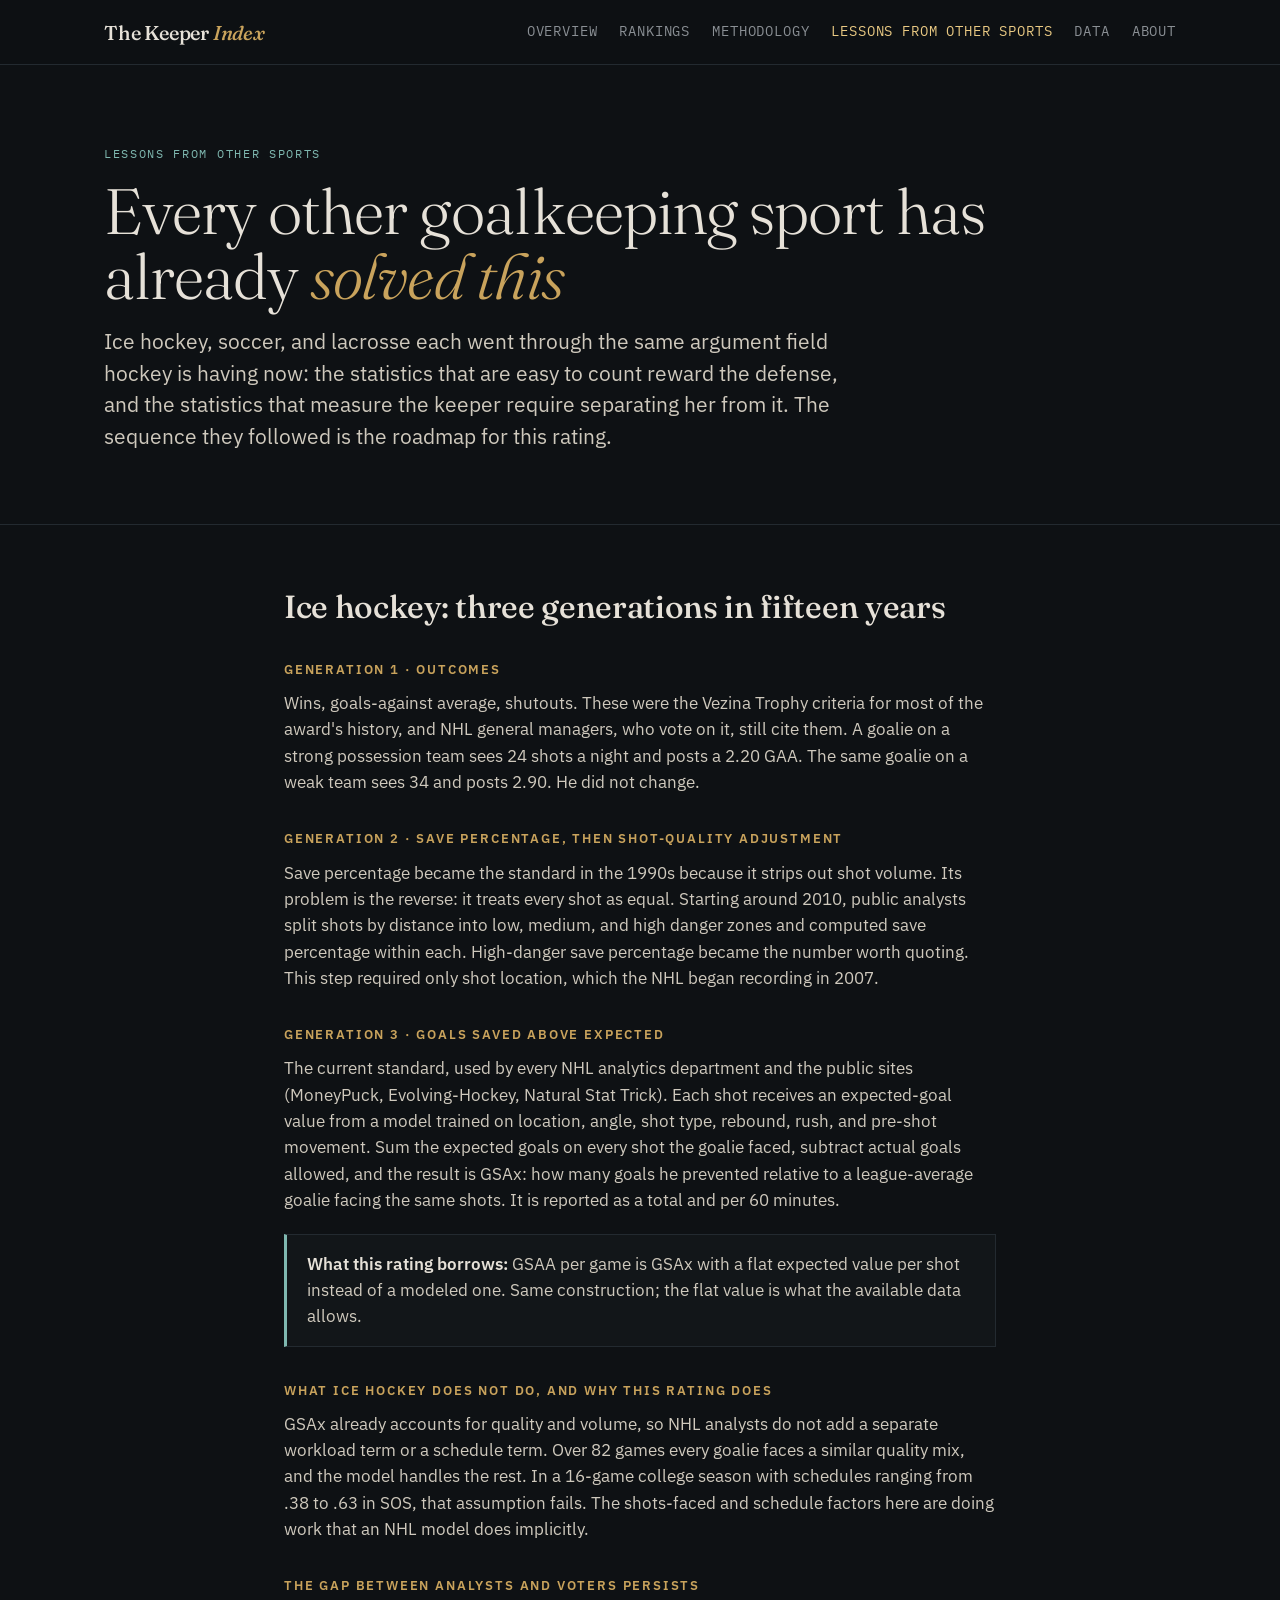
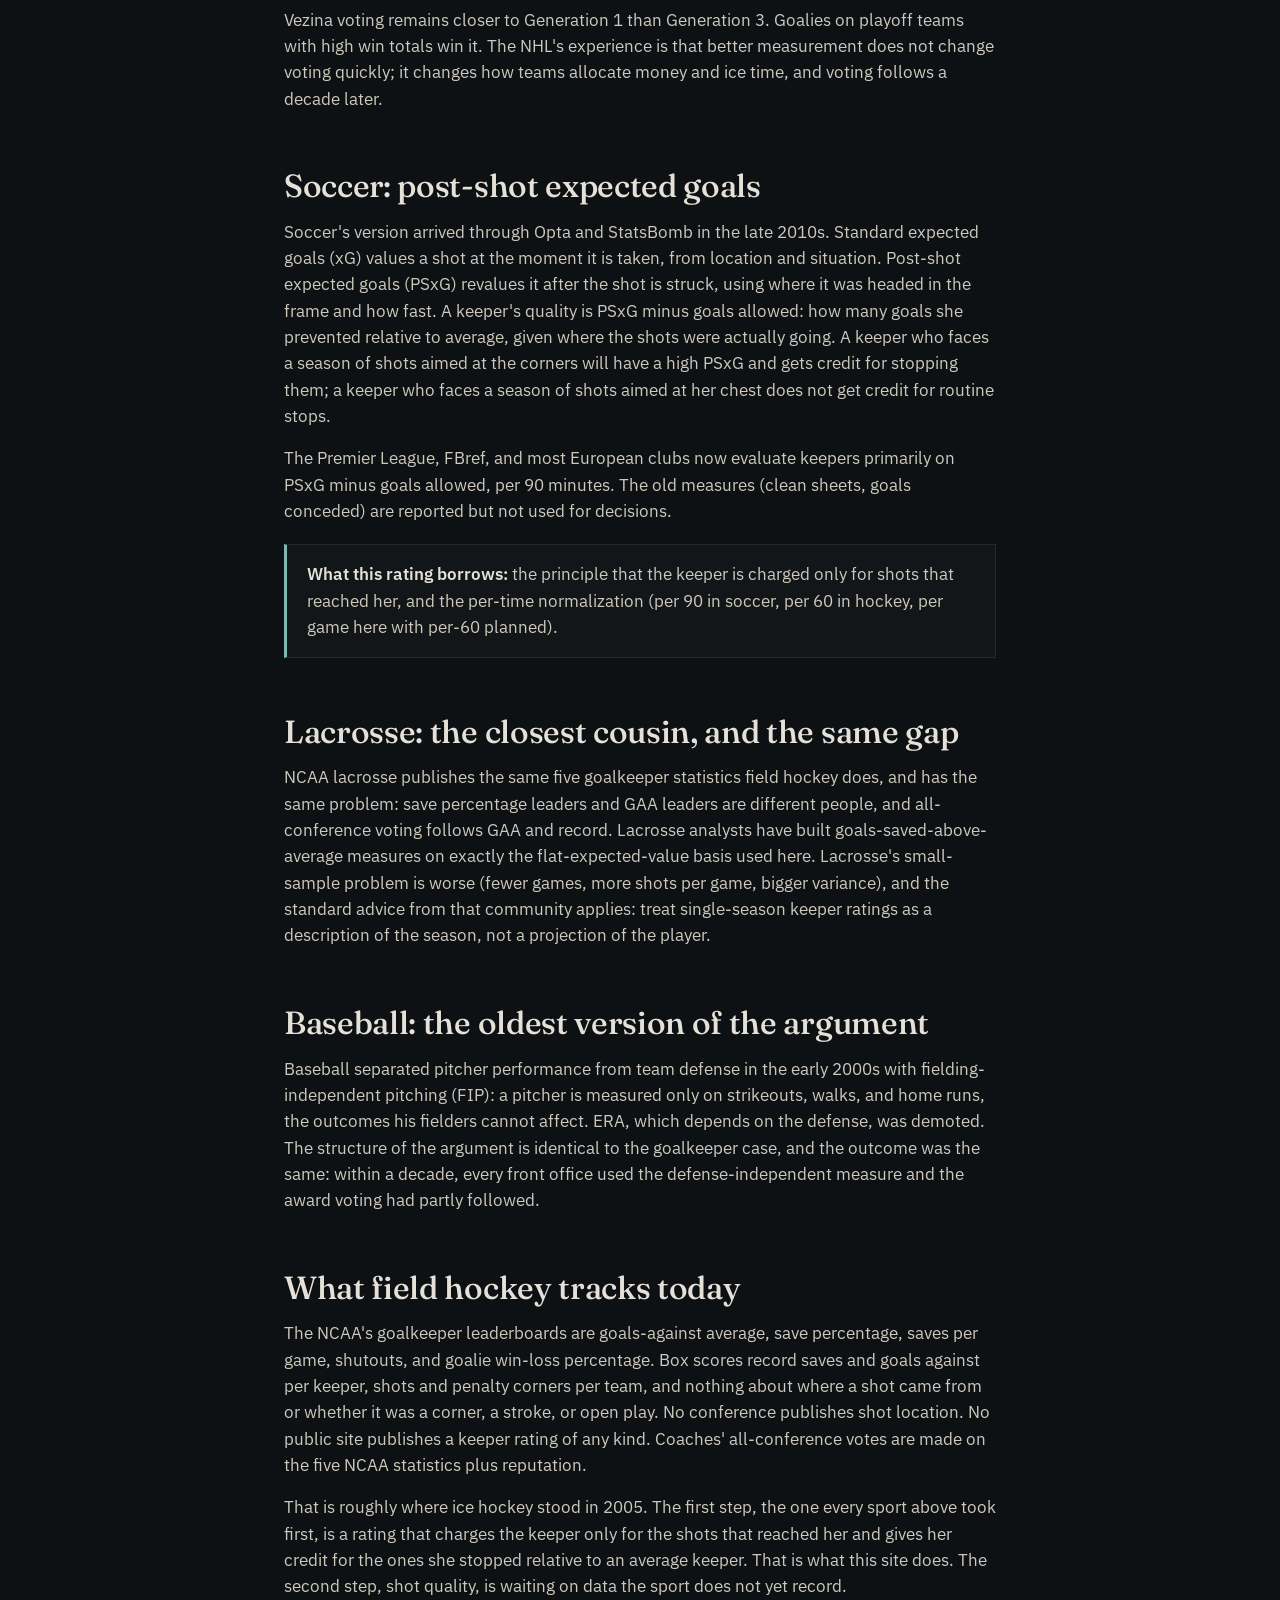
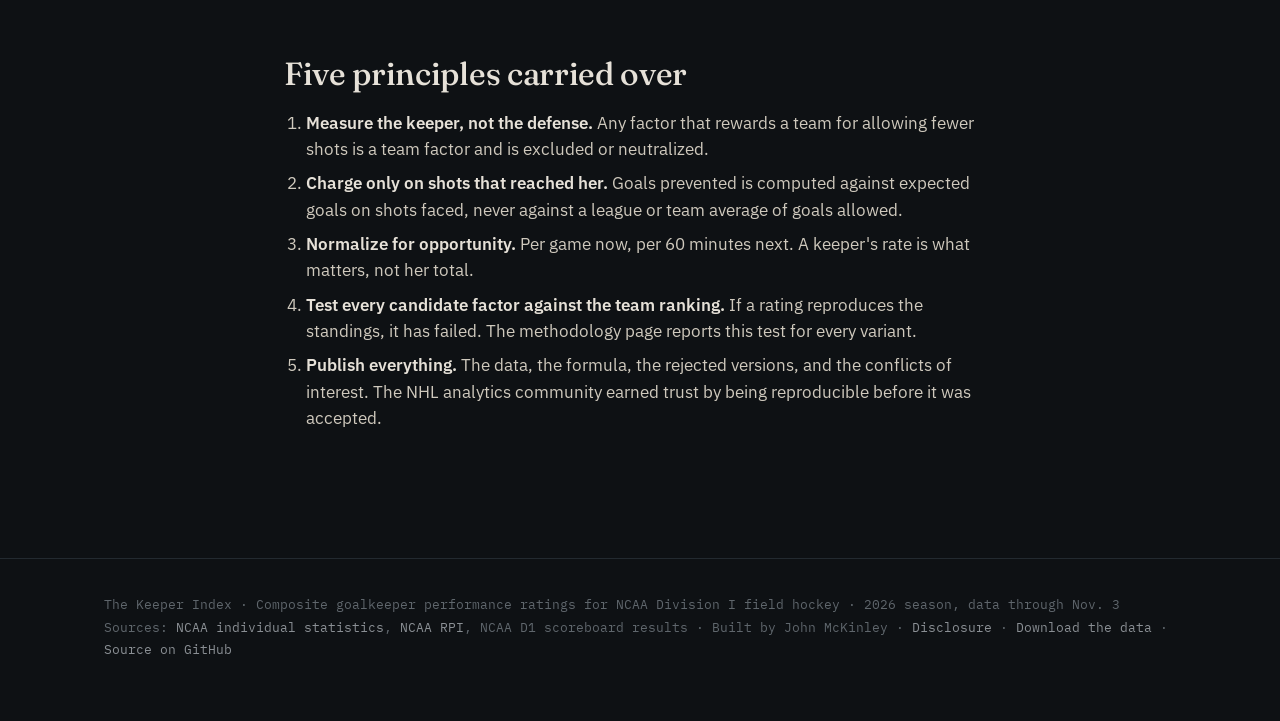
<file: lessons.html>
<!doctype html><html lang="en"><head><meta charset="utf-8"><meta name="viewport" content="width=device-width,initial-scale=1">
<title>Lessons from other sports · The Keeper Index</title><meta name="description" content="What ice hockey, soccer, lacrosse, and baseball learned about measuring goalkeepers, and what field hockey can borrow.">
<link rel="preconnect" href="https://fonts.googleapis.com"><link href="https://fonts.googleapis.com/css2?family=Fraunces:ital,opsz,wght@0,9..144,300;0,9..144,500;0,9..144,700;1,9..144,300;1,9..144,500&family=IBM+Plex+Sans:wght@300;400;500;600&family=IBM+Plex+Mono:wght@400;500&display=swap" rel="stylesheet"><link rel="stylesheet" href="style.css"></head><body>
<header class="site"><div class="wrap"><a class="brand" href="index.html">The Keeper <em>Index</em></a><nav class="main"><a href="index.html" class="">Overview</a><a href="rankings.html" class="">Rankings</a><a href="methodology.html" class="">Methodology</a><a href="lessons.html" class="on">Lessons from other sports</a><a href="data.html" class="">Data</a><a href="about.html" class="">About</a></nav></div></header>

<div class="hero"><div class="wrap">
<p class="kicker">Lessons from other sports</p>
<h1>Every other goalkeeping sport has already <em>solved this</em></h1>
<p class="lede">Ice hockey, soccer, and lacrosse each went through the same argument field hockey is having now: the statistics that are easy to count reward the defense, and the statistics that measure the keeper require separating her from it. The sequence they followed is the roadmap for this rating.</p>
</div></div>
<section><div class="wrap narrow">

<h2>Ice hockey: three generations in fifteen years</h2>
<h3>Generation 1 · Outcomes</h3>
<p>Wins, goals-against average, shutouts. These were the Vezina Trophy criteria for most of the award's history, and NHL general managers, who vote on it, still cite them. A goalie on a strong possession team sees 24 shots a night and posts a 2.20 GAA. The same goalie on a weak team sees 34 and posts 2.90. He did not change.</p>
<h3>Generation 2 · Save percentage, then shot-quality adjustment</h3>
<p>Save percentage became the standard in the 1990s because it strips out shot volume. Its problem is the reverse: it treats every shot as equal. Starting around 2010, public analysts split shots by distance into low, medium, and high danger zones and computed save percentage within each. High-danger save percentage became the number worth quoting. This step required only shot location, which the NHL began recording in 2007.</p>
<h3>Generation 3 · Goals saved above expected</h3>
<p>The current standard, used by every NHL analytics department and the public sites (MoneyPuck, Evolving-Hockey, Natural Stat Trick). Each shot receives an expected-goal value from a model trained on location, angle, shot type, rebound, rush, and pre-shot movement. Sum the expected goals on every shot the goalie faced, subtract actual goals allowed, and the result is GSAx: how many goals he prevented relative to a league-average goalie facing the same shots. It is reported as a total and per 60 minutes.</p>
<div class="callout teal"><strong>What this rating borrows:</strong> GSAA per game is GSAx with a flat expected value per shot instead of a modeled one. Same construction; the flat value is what the available data allows.</div>
<h3>What ice hockey does not do, and why this rating does</h3>
<p>GSAx already accounts for quality and volume, so NHL analysts do not add a separate workload term or a schedule term. Over 82 games every goalie faces a similar quality mix, and the model handles the rest. In a 16-game college season with schedules ranging from .38 to .63 in SOS, that assumption fails. The shots-faced and schedule factors here are doing work that an NHL model does implicitly.</p>
<h3>The gap between analysts and voters persists</h3>
<p>Vezina voting remains closer to Generation 1 than Generation 3. Goalies on playoff teams with high win totals win it. The NHL's experience is that better measurement does not change voting quickly; it changes how teams allocate money and ice time, and voting follows a decade later.</p>

<h2>Soccer: post-shot expected goals</h2>
<p>Soccer's version arrived through Opta and StatsBomb in the late 2010s. Standard expected goals (xG) values a shot at the moment it is taken, from location and situation. Post-shot expected goals (PSxG) revalues it after the shot is struck, using where it was headed in the frame and how fast. A keeper's quality is PSxG minus goals allowed: how many goals she prevented relative to average, given where the shots were actually going. A keeper who faces a season of shots aimed at the corners will have a high PSxG and gets credit for stopping them; a keeper who faces a season of shots aimed at her chest does not get credit for routine stops.</p>
<p>The Premier League, FBref, and most European clubs now evaluate keepers primarily on PSxG minus goals allowed, per 90 minutes. The old measures (clean sheets, goals conceded) are reported but not used for decisions.</p>
<div class="callout teal"><strong>What this rating borrows:</strong> the principle that the keeper is charged only for shots that reached her, and the per-time normalization (per 90 in soccer, per 60 in hockey, per game here with per-60 planned).</div>

<h2>Lacrosse: the closest cousin, and the same gap</h2>
<p>NCAA lacrosse publishes the same five goalkeeper statistics field hockey does, and has the same problem: save percentage leaders and GAA leaders are different people, and all-conference voting follows GAA and record. Lacrosse analysts have built goals-saved-above-average measures on exactly the flat-expected-value basis used here. Lacrosse's small-sample problem is worse (fewer games, more shots per game, bigger variance), and the standard advice from that community applies: treat single-season keeper ratings as a description of the season, not a projection of the player.</p>

<h2>Baseball: the oldest version of the argument</h2>
<p>Baseball separated pitcher performance from team defense in the early 2000s with fielding-independent pitching (FIP): a pitcher is measured only on strikeouts, walks, and home runs, the outcomes his fielders cannot affect. ERA, which depends on the defense, was demoted. The structure of the argument is identical to the goalkeeper case, and the outcome was the same: within a decade, every front office used the defense-independent measure and the award voting had partly followed.</p>

<h2>What field hockey tracks today</h2>
<p>The NCAA's goalkeeper leaderboards are goals-against average, save percentage, saves per game, shutouts, and goalie win-loss percentage. Box scores record saves and goals against per keeper, shots and penalty corners per team, and nothing about where a shot came from or whether it was a corner, a stroke, or open play. No conference publishes shot location. No public site publishes a keeper rating of any kind. Coaches' all-conference votes are made on the five NCAA statistics plus reputation.</p>
<p>That is roughly where ice hockey stood in 2005. The first step, the one every sport above took first, is a rating that charges the keeper only for the shots that reached her and gives her credit for the ones she stopped relative to an average keeper. That is what this site does. The second step, shot quality, is waiting on data the sport does not yet record.</p>

<h2>Five principles carried over</h2>
<ol>
<li><strong>Measure the keeper, not the defense.</strong> Any factor that rewards a team for allowing fewer shots is a team factor and is excluded or neutralized.</li>
<li><strong>Charge only on shots that reached her.</strong> Goals prevented is computed against expected goals on shots faced, never against a league or team average of goals allowed.</li>
<li><strong>Normalize for opportunity.</strong> Per game now, per 60 minutes next. A keeper's rate is what matters, not her total.</li>
<li><strong>Test every candidate factor against the team ranking.</strong> If a rating reproduces the standings, it has failed. The methodology page reports this test for every variant.</li>
<li><strong>Publish everything.</strong> The data, the formula, the rejected versions, and the conflicts of interest. The NHL analytics community earned trust by being reproducible before it was accepted.</li>
</ol>
</div></section>

<footer><div class="wrap">The Keeper Index · Composite goalkeeper performance ratings for NCAA Division I field hockey · 2026 season, data through Nov. 3<br>
Sources: <a href="https://www.ncaa.com/stats/fieldhockey/d1/current/individual/444">NCAA individual statistics</a>, <a href="https://www.ncaa.com/rankings/fieldhockey/d1/ncaa-field-hockey-rpi">NCAA RPI</a>, NCAA D1 scoreboard results · Built by John McKinley · <a href="about.html#disclosure">Disclosure</a> · <a href="data.html">Download the data</a> · <a href="https://github.com/jmckinley/fh-goalkeeper-ratings">Source on GitHub</a></div></footer>
</body></html>
</file>
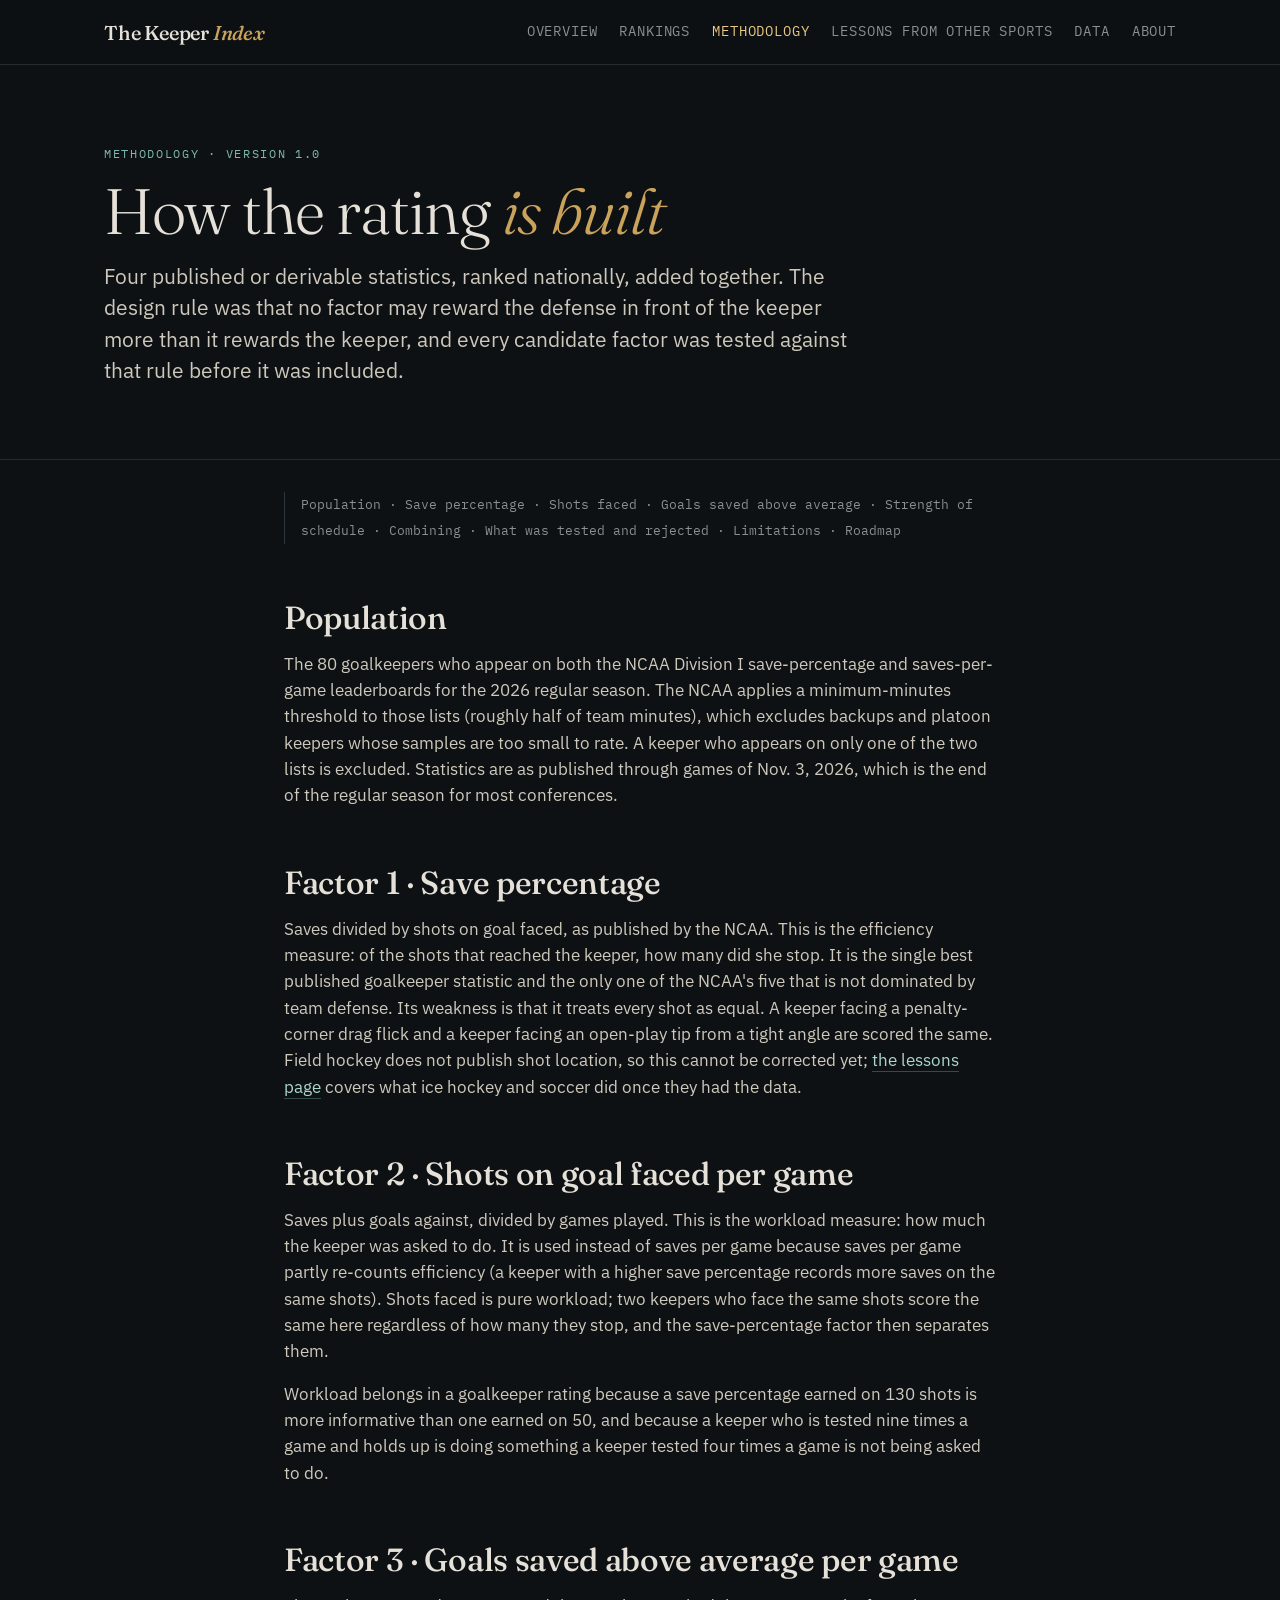
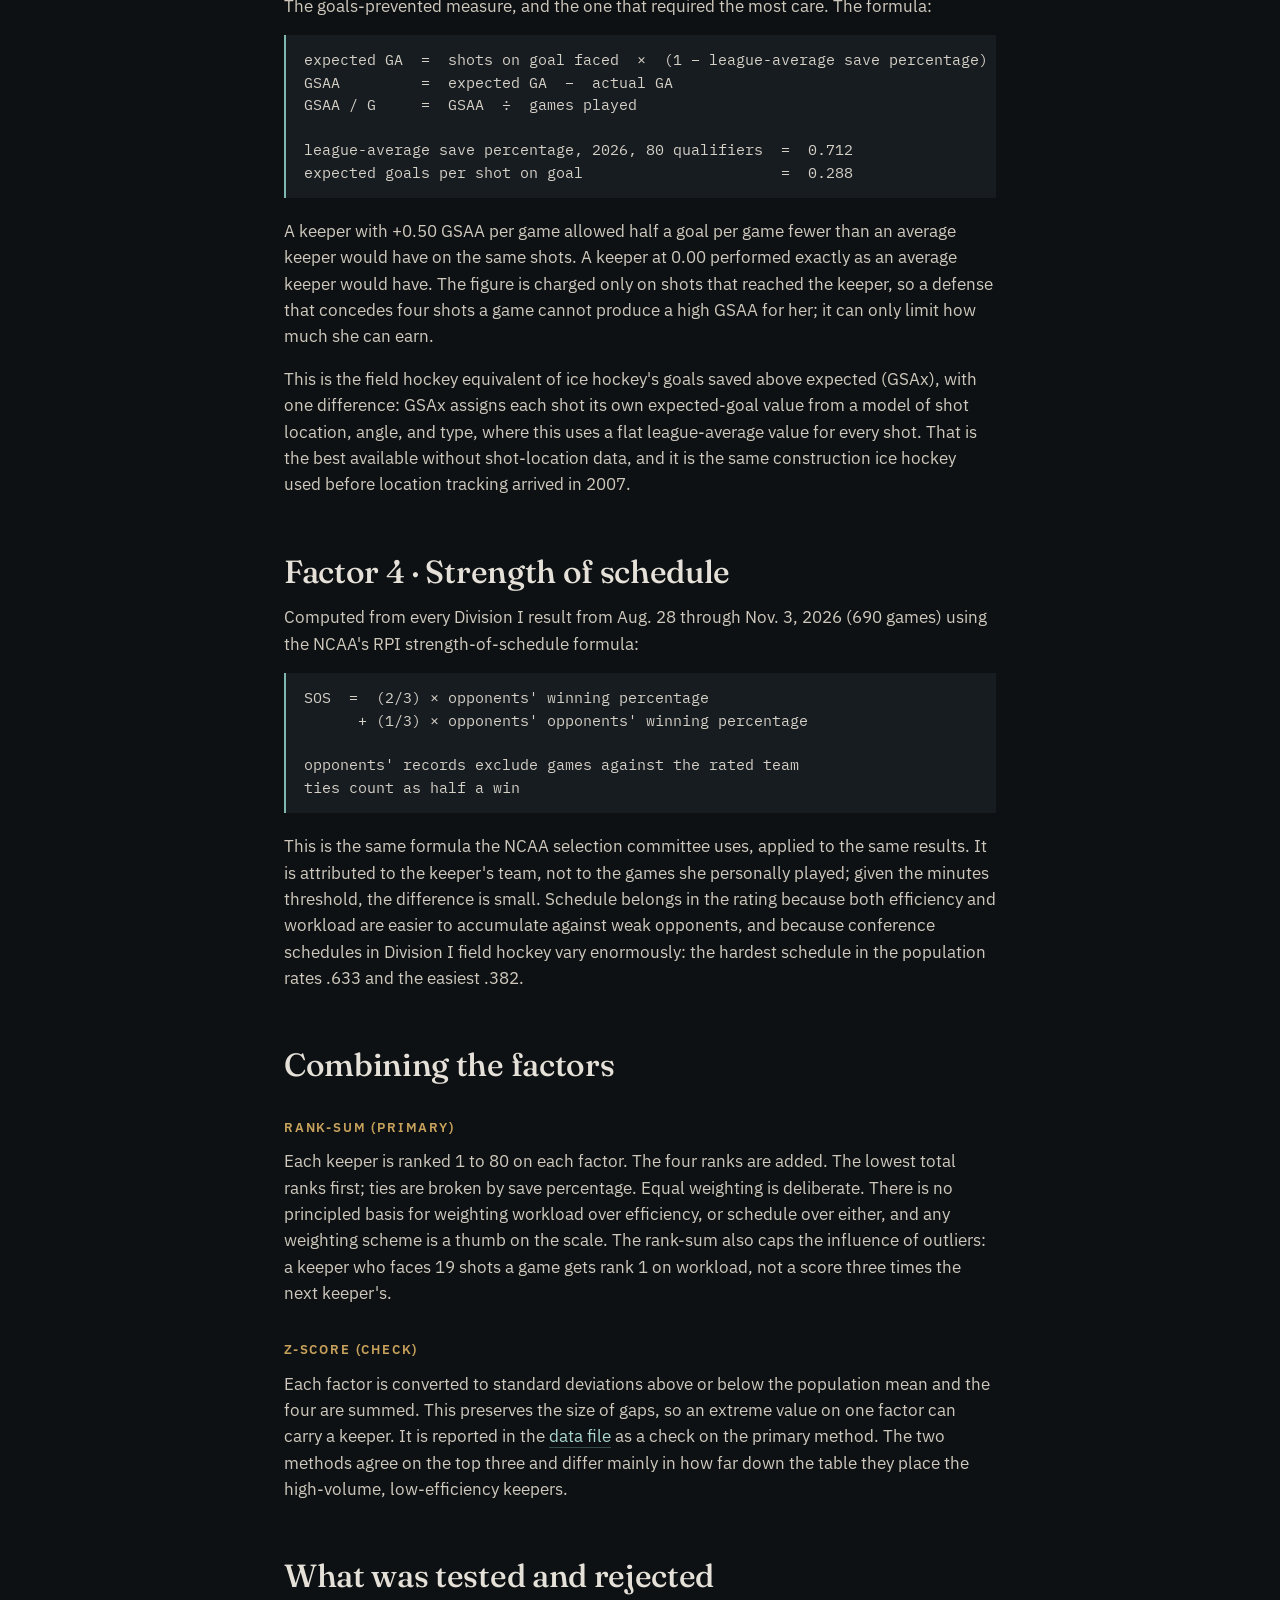
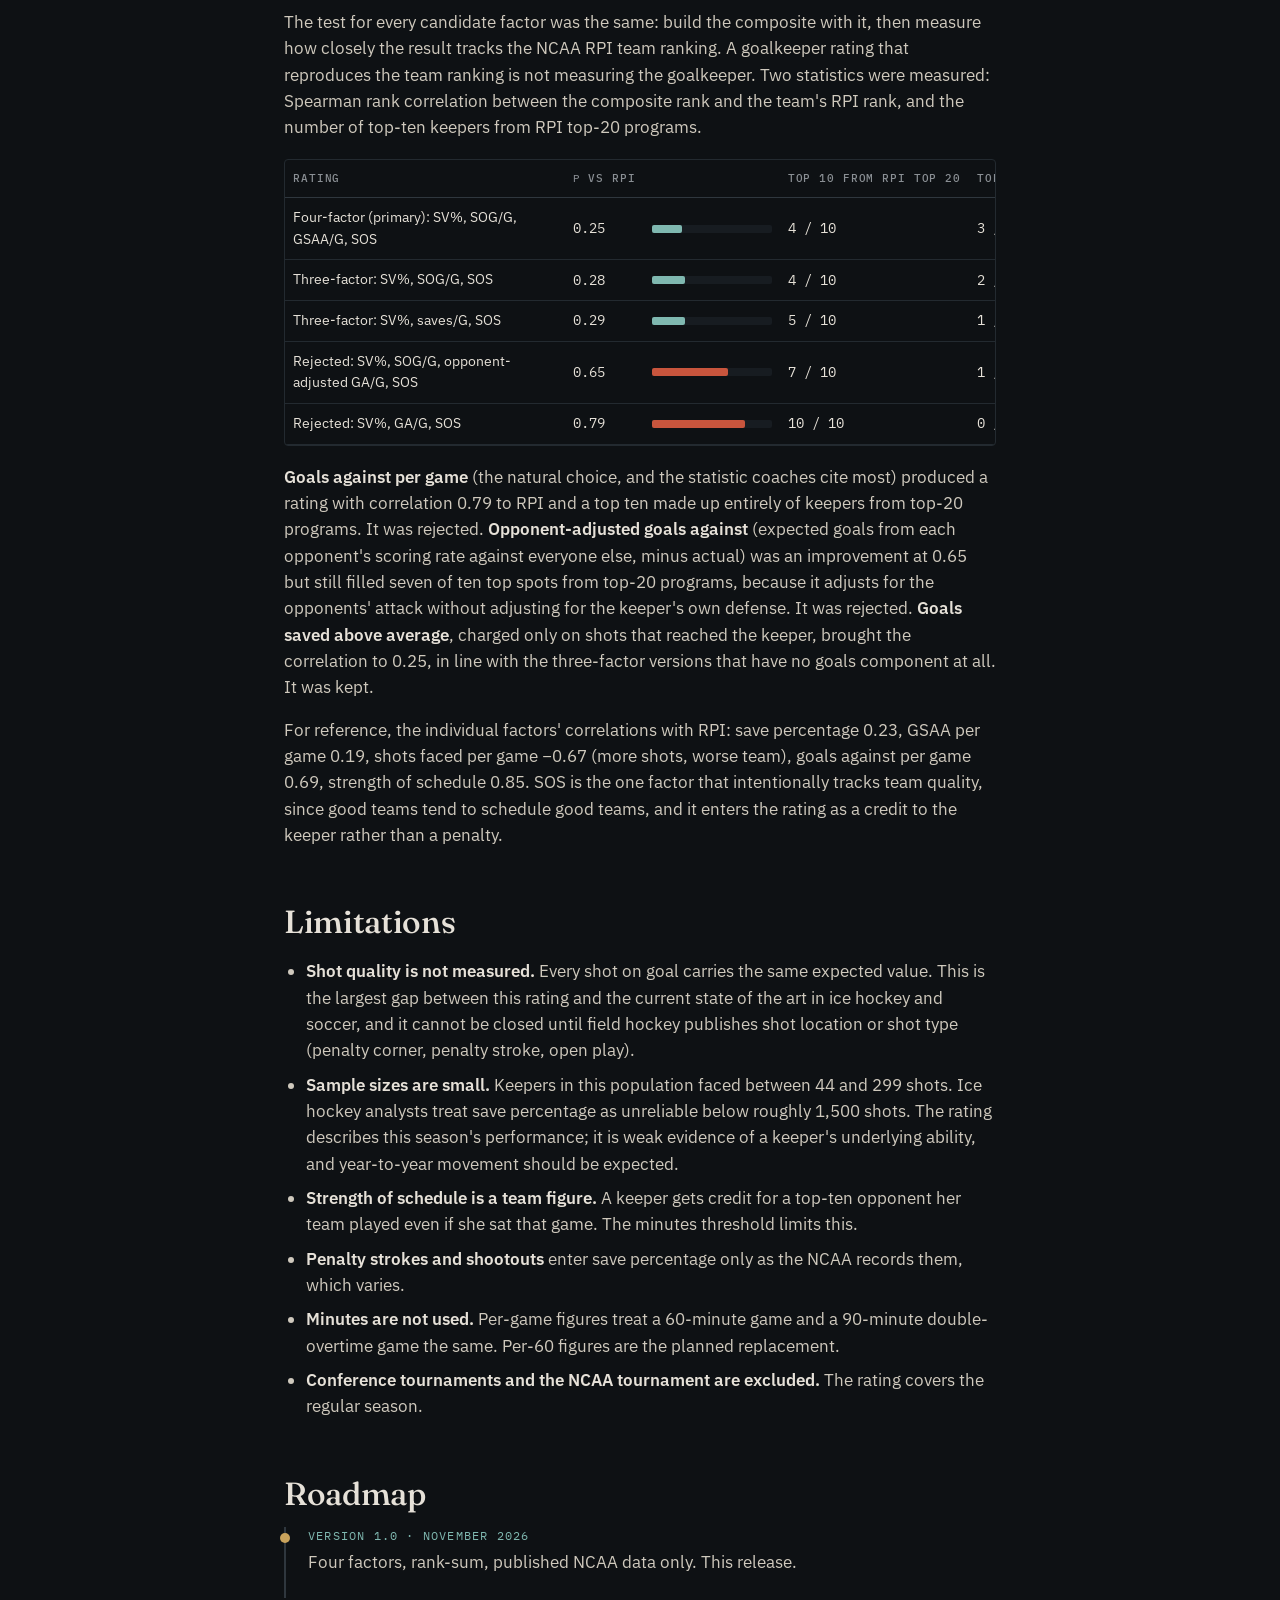
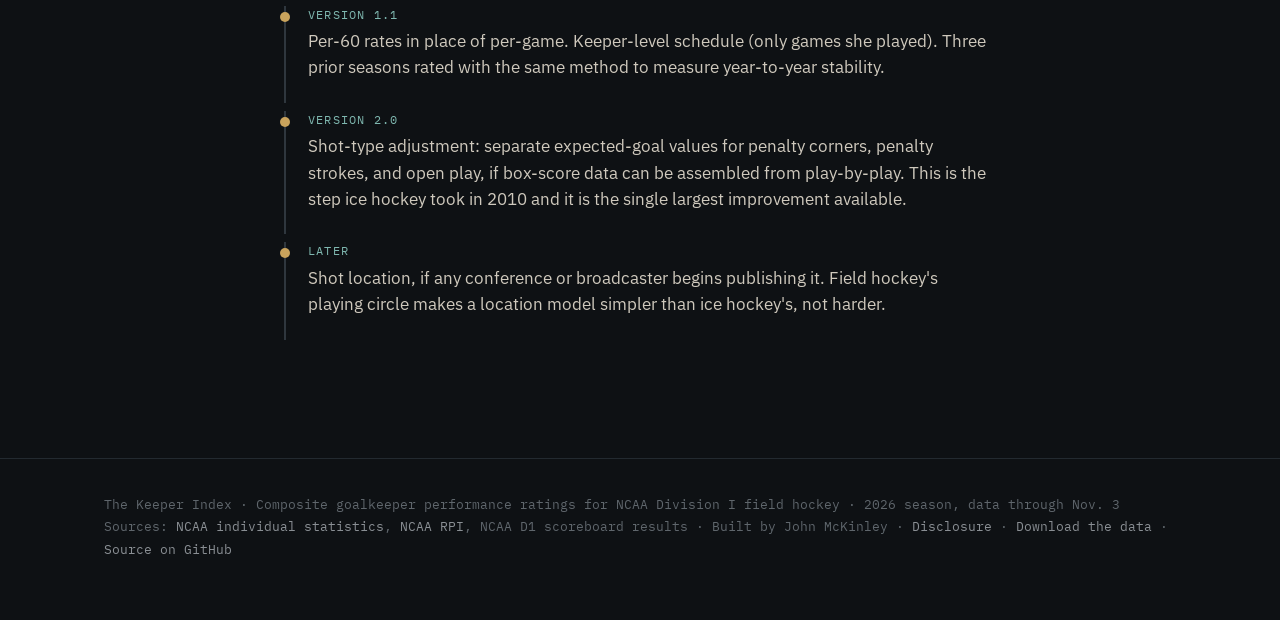
<file: methodology.html>
<!doctype html><html lang="en"><head><meta charset="utf-8"><meta name="viewport" content="width=device-width,initial-scale=1">
<title>Methodology · The Keeper Index</title><meta name="description" content="How the Keeper Index is built: four factors, rank-sum aggregation, and the alternatives that were tested and rejected.">
<link rel="preconnect" href="https://fonts.googleapis.com"><link href="https://fonts.googleapis.com/css2?family=Fraunces:ital,opsz,wght@0,9..144,300;0,9..144,500;0,9..144,700;1,9..144,300;1,9..144,500&family=IBM+Plex+Sans:wght@300;400;500;600&family=IBM+Plex+Mono:wght@400;500&display=swap" rel="stylesheet"><link rel="stylesheet" href="style.css"></head><body>
<header class="site"><div class="wrap"><a class="brand" href="index.html">The Keeper <em>Index</em></a><nav class="main"><a href="index.html" class="">Overview</a><a href="rankings.html" class="">Rankings</a><a href="methodology.html" class="on">Methodology</a><a href="lessons.html" class="">Lessons from other sports</a><a href="data.html" class="">Data</a><a href="about.html" class="">About</a></nav></div></header>

<div class="hero"><div class="wrap">
<p class="kicker">Methodology · Version 1.0</p>
<h1>How the rating <em>is built</em></h1>
<p class="lede">Four published or derivable statistics, ranked nationally, added together. The design rule was that no factor may reward the defense in front of the keeper more than it rewards the keeper, and every candidate factor was tested against that rule before it was included.</p>
</div></div>
<section><div class="wrap narrow">
<div class="toc"><a href="#population">Population</a> · <a href="#f1">Save percentage</a> · <a href="#f2">Shots faced</a> · <a href="#f3">Goals saved above average</a> · <a href="#f4">Strength of schedule</a> · <a href="#combine">Combining</a> · <a href="#tested">What was tested and rejected</a> · <a href="#limits">Limitations</a> · <a href="#roadmap">Roadmap</a></div>

<h2 id="population">Population</h2>
<p>The 80 goalkeepers who appear on both the NCAA Division I save-percentage and saves-per-game leaderboards for the 2026 regular season. The NCAA applies a minimum-minutes threshold to those lists (roughly half of team minutes), which excludes backups and platoon keepers whose samples are too small to rate. A keeper who appears on only one of the two lists is excluded. Statistics are as published through games of Nov. 3, 2026, which is the end of the regular season for most conferences.</p>

<h2 id="f1">Factor 1 · Save percentage</h2>
<p>Saves divided by shots on goal faced, as published by the NCAA. This is the efficiency measure: of the shots that reached the keeper, how many did she stop. It is the single best published goalkeeper statistic and the only one of the NCAA's five that is not dominated by team defense. Its weakness is that it treats every shot as equal. A keeper facing a penalty-corner drag flick and a keeper facing an open-play tip from a tight angle are scored the same. Field hockey does not publish shot location, so this cannot be corrected yet; <a href="lessons.html">the lessons page</a> covers what ice hockey and soccer did once they had the data.</p>

<h2 id="f2">Factor 2 · Shots on goal faced per game</h2>
<p>Saves plus goals against, divided by games played. This is the workload measure: how much the keeper was asked to do. It is used instead of saves per game because saves per game partly re-counts efficiency (a keeper with a higher save percentage records more saves on the same shots). Shots faced is pure workload; two keepers who face the same shots score the same here regardless of how many they stop, and the save-percentage factor then separates them.</p>
<p>Workload belongs in a goalkeeper rating because a save percentage earned on 130 shots is more informative than one earned on 50, and because a keeper who is tested nine times a game and holds up is doing something a keeper tested four times a game is not being asked to do.</p>

<h2 id="f3">Factor 3 · Goals saved above average per game</h2>
<p>The goals-prevented measure, and the one that required the most care. The formula:</p>
<div class="formula">expected GA  =  shots on goal faced  ×  (1 − league-average save percentage)
GSAA         =  expected GA  −  actual GA
GSAA / G     =  GSAA  ÷  games played

league-average save percentage, 2026, 80 qualifiers  =  0.712
expected goals per shot on goal                      =  0.288</div>
<p>A keeper with +0.50 GSAA per game allowed half a goal per game fewer than an average keeper would have on the same shots. A keeper at 0.00 performed exactly as an average keeper would have. The figure is charged only on shots that reached the keeper, so a defense that concedes four shots a game cannot produce a high GSAA for her; it can only limit how much she can earn.</p>
<p>This is the field hockey equivalent of ice hockey's goals saved above expected (GSAx), with one difference: GSAx assigns each shot its own expected-goal value from a model of shot location, angle, and type, where this uses a flat league-average value for every shot. That is the best available without shot-location data, and it is the same construction ice hockey used before location tracking arrived in 2007.</p>

<h2 id="f4">Factor 4 · Strength of schedule</h2>
<p>Computed from every Division I result from Aug. 28 through Nov. 3, 2026 (690 games) using the NCAA's RPI strength-of-schedule formula:</p>
<div class="formula">SOS  =  (2/3) × opponents' winning percentage
      + (1/3) × opponents' opponents' winning percentage

opponents' records exclude games against the rated team
ties count as half a win</div>
<p>This is the same formula the NCAA selection committee uses, applied to the same results. It is attributed to the keeper's team, not to the games she personally played; given the minutes threshold, the difference is small. Schedule belongs in the rating because both efficiency and workload are easier to accumulate against weak opponents, and because conference schedules in Division I field hockey vary enormously: the hardest schedule in the population rates .633 and the easiest .382.</p>

<h2 id="combine">Combining the factors</h2>
<h3>Rank-sum (primary)</h3>
<p>Each keeper is ranked 1 to 80 on each factor. The four ranks are added. The lowest total ranks first; ties are broken by save percentage. Equal weighting is deliberate. There is no principled basis for weighting workload over efficiency, or schedule over either, and any weighting scheme is a thumb on the scale. The rank-sum also caps the influence of outliers: a keeper who faces 19 shots a game gets rank 1 on workload, not a score three times the next keeper's.</p>
<h3>Z-score (check)</h3>
<p>Each factor is converted to standard deviations above or below the population mean and the four are summed. This preserves the size of gaps, so an extreme value on one factor can carry a keeper. It is reported in the <a href="data.html">data file</a> as a check on the primary method. The two methods agree on the top three and differ mainly in how far down the table they place the high-volume, low-efficiency keepers.</p>

<h2 id="tested">What was tested and rejected</h2>
<p>The test for every candidate factor was the same: build the composite with it, then measure how closely the result tracks the NCAA RPI team ranking. A goalkeeper rating that reproduces the team ranking is not measuring the goalkeeper. Two statistics were measured: Spearman rank correlation between the composite rank and the team's RPI rank, and the number of top-ten keepers from RPI top-20 programs.</p>
<div class="tablewrap"><table class="compare"><thead><tr><th>Rating</th><th>ρ vs RPI</th><th></th><th>Top 10 from RPI top 20</th><th>Top 10 from losing teams</th></tr></thead><tbody><tr><td>Four-factor (primary): SV%, SOG/G, GSAA/G, SOS</td><td class="num">0.25</td><td><div class="bar "><i style="width:25%"></i></div></td><td class="num">4 / 10</td><td class="num">3 / 10</td></tr><tr><td>Three-factor: SV%, SOG/G, SOS</td><td class="num">0.28</td><td><div class="bar "><i style="width:28%"></i></div></td><td class="num">4 / 10</td><td class="num">2 / 10</td></tr><tr><td>Three-factor: SV%, saves/G, SOS</td><td class="num">0.29</td><td><div class="bar "><i style="width:28%"></i></div></td><td class="num">5 / 10</td><td class="num">1 / 10</td></tr><tr><td>Rejected: SV%, SOG/G, opponent-adjusted GA/G, SOS</td><td class="num">0.65</td><td><div class="bar bad"><i style="width:64%"></i></div></td><td class="num">7 / 10</td><td class="num">1 / 10</td></tr><tr><td>Rejected: SV%, GA/G, SOS</td><td class="num">0.79</td><td><div class="bar bad"><i style="width:78%"></i></div></td><td class="num">10 / 10</td><td class="num">0 / 10</td></tr></tbody></table></div>
<p><strong>Goals against per game</strong> (the natural choice, and the statistic coaches cite most) produced a rating with correlation 0.79 to RPI and a top ten made up entirely of keepers from top-20 programs. It was rejected. <strong>Opponent-adjusted goals against</strong> (expected goals from each opponent's scoring rate against everyone else, minus actual) was an improvement at 0.65 but still filled seven of ten top spots from top-20 programs, because it adjusts for the opponents' attack without adjusting for the keeper's own defense. It was rejected. <strong>Goals saved above average</strong>, charged only on shots that reached the keeper, brought the correlation to 0.25, in line with the three-factor versions that have no goals component at all. It was kept.</p>
<p>For reference, the individual factors' correlations with RPI: save percentage 0.23, GSAA per game 0.19, shots faced per game −0.67 (more shots, worse team), goals against per game 0.69, strength of schedule 0.85. SOS is the one factor that intentionally tracks team quality, since good teams tend to schedule good teams, and it enters the rating as a credit to the keeper rather than a penalty.</p>

<h2 id="limits">Limitations</h2>
<ul>
<li><strong>Shot quality is not measured.</strong> Every shot on goal carries the same expected value. This is the largest gap between this rating and the current state of the art in ice hockey and soccer, and it cannot be closed until field hockey publishes shot location or shot type (penalty corner, penalty stroke, open play).</li>
<li><strong>Sample sizes are small.</strong> Keepers in this population faced between 44 and 299 shots. Ice hockey analysts treat save percentage as unreliable below roughly 1,500 shots. The rating describes this season's performance; it is weak evidence of a keeper's underlying ability, and year-to-year movement should be expected.</li>
<li><strong>Strength of schedule is a team figure.</strong> A keeper gets credit for a top-ten opponent her team played even if she sat that game. The minutes threshold limits this.</li>
<li><strong>Penalty strokes and shootouts</strong> enter save percentage only as the NCAA records them, which varies.</li>
<li><strong>Minutes are not used.</strong> Per-game figures treat a 60-minute game and a 90-minute double-overtime game the same. Per-60 figures are the planned replacement.</li>
<li><strong>Conference tournaments and the NCAA tournament are excluded.</strong> The rating covers the regular season.</li>
</ul>

<h2 id="roadmap">Roadmap</h2>
<ul class="timeline">
<li><span class="when">Version 1.0 · November 2026</span>Four factors, rank-sum, published NCAA data only. This release.</li>
<li><span class="when">Version 1.1</span>Per-60 rates in place of per-game. Keeper-level schedule (only games she played). Three prior seasons rated with the same method to measure year-to-year stability.</li>
<li><span class="when">Version 2.0</span>Shot-type adjustment: separate expected-goal values for penalty corners, penalty strokes, and open play, if box-score data can be assembled from play-by-play. This is the step ice hockey took in 2010 and it is the single largest improvement available.</li>
<li><span class="when">Later</span>Shot location, if any conference or broadcaster begins publishing it. Field hockey's playing circle makes a location model simpler than ice hockey's, not harder.</li>
</ul>
</div></section>

<footer><div class="wrap">The Keeper Index · Composite goalkeeper performance ratings for NCAA Division I field hockey · 2026 season, data through Nov. 3<br>
Sources: <a href="https://www.ncaa.com/stats/fieldhockey/d1/current/individual/444">NCAA individual statistics</a>, <a href="https://www.ncaa.com/rankings/fieldhockey/d1/ncaa-field-hockey-rpi">NCAA RPI</a>, NCAA D1 scoreboard results · Built by John McKinley · <a href="about.html#disclosure">Disclosure</a> · <a href="data.html">Download the data</a> · <a href="https://github.com/jmckinley/fh-goalkeeper-ratings">Source on GitHub</a></div></footer>
</body></html>
</file>
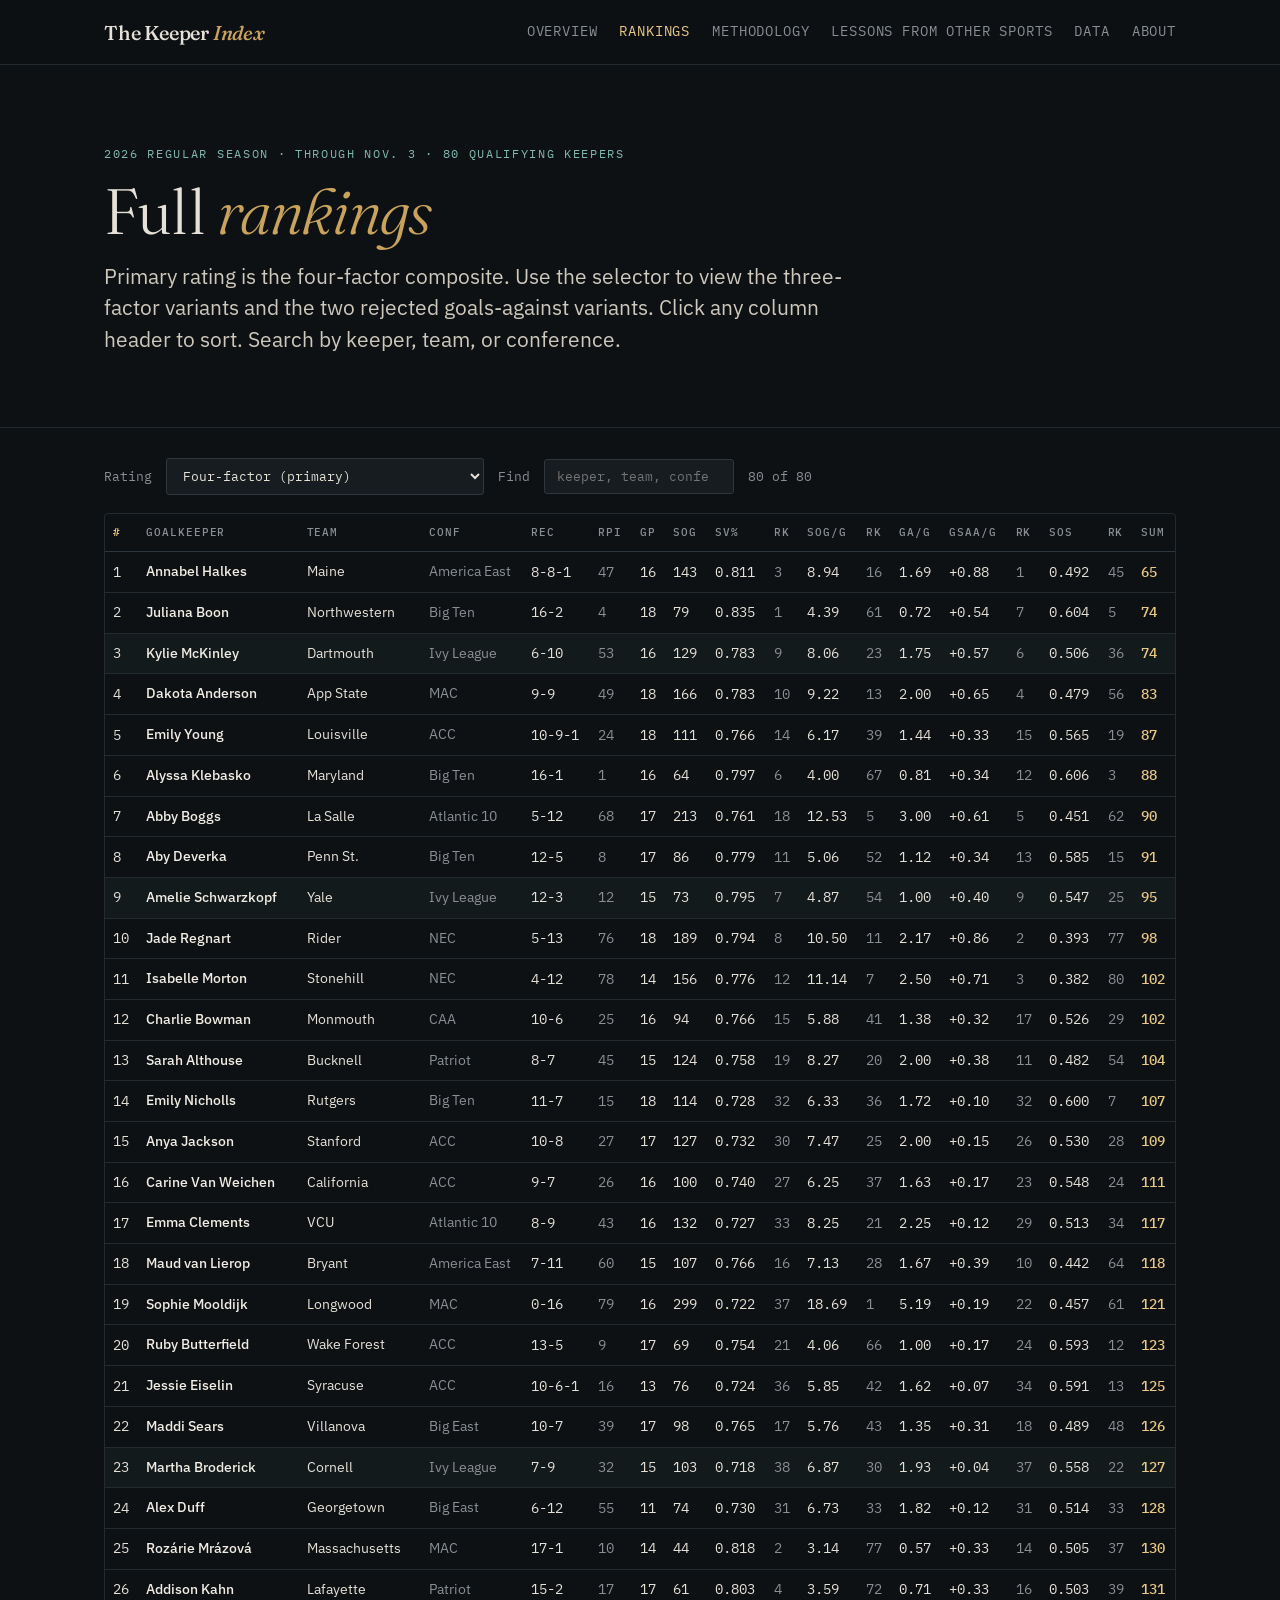
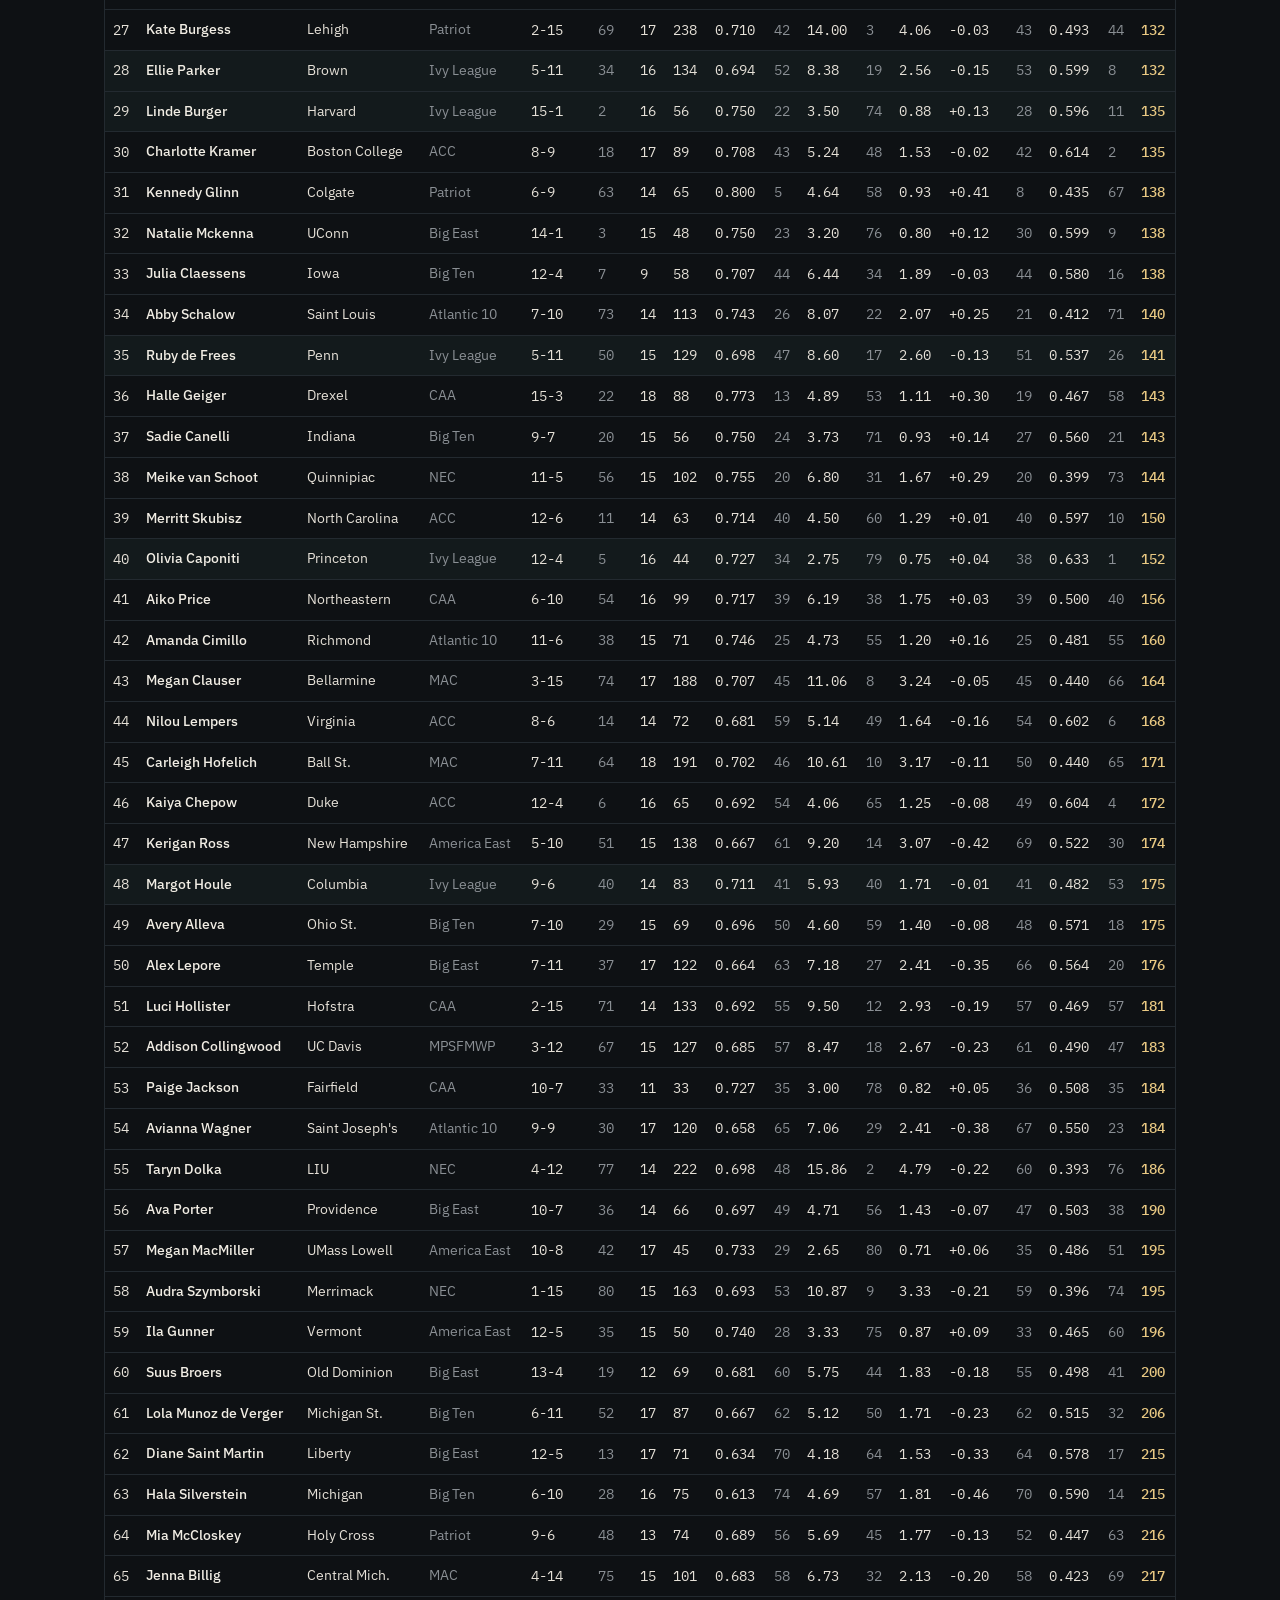
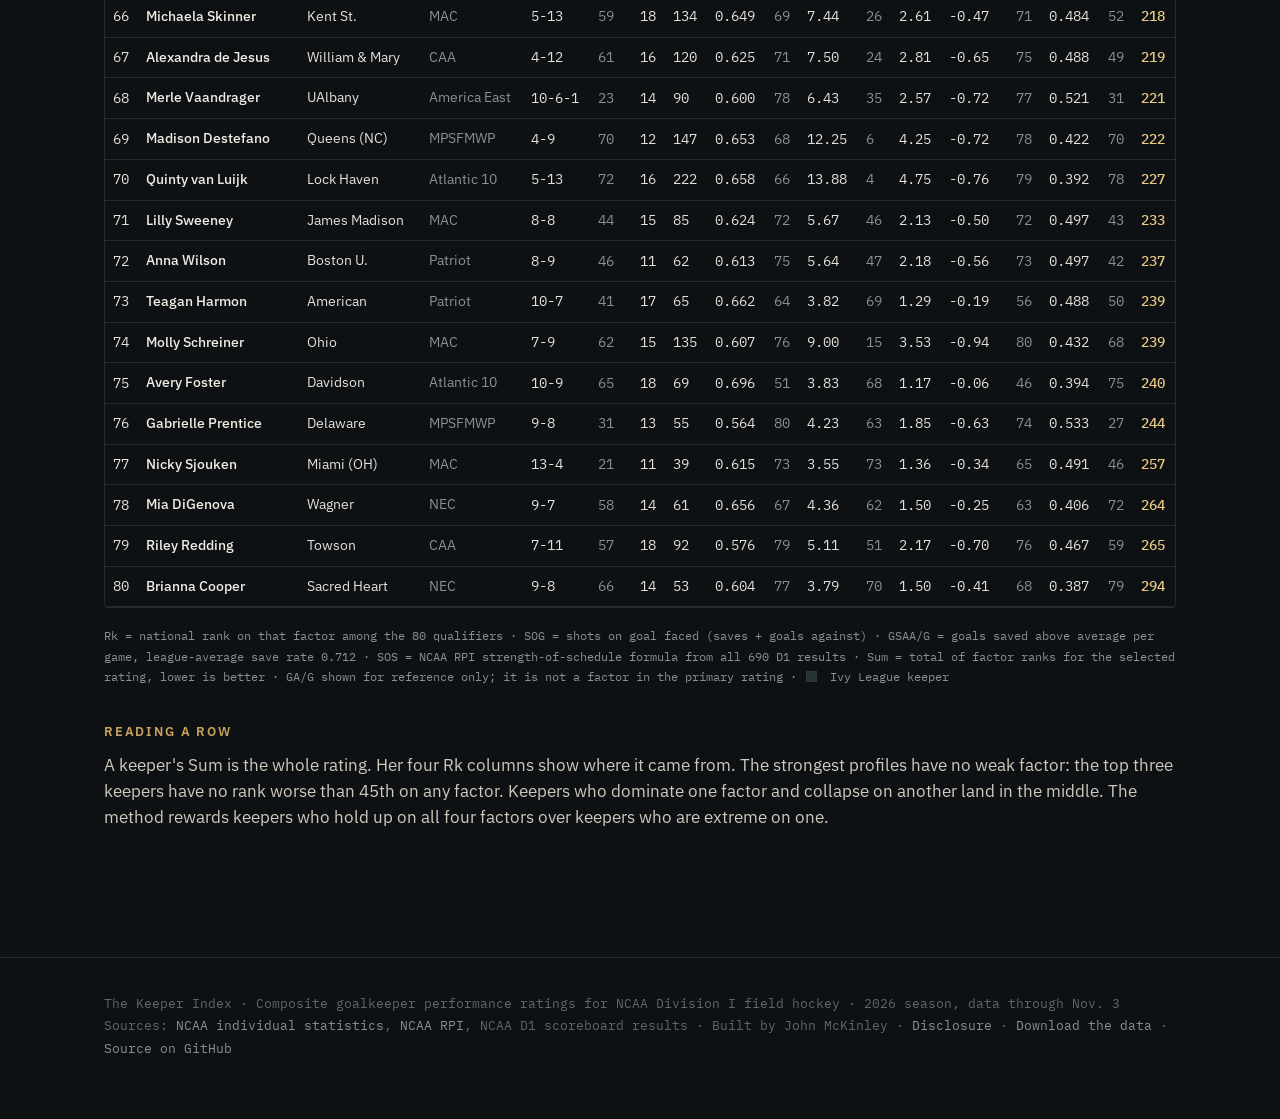
<file: rankings.html>
<!doctype html><html lang="en"><head><meta charset="utf-8"><meta name="viewport" content="width=device-width,initial-scale=1">
<title>Full rankings · The Keeper Index</title><meta name="description" content="All 80 qualifying NCAA D1 field hockey goalkeepers rated on save percentage, shots faced, goals saved above average, and strength of schedule.">
<link rel="preconnect" href="https://fonts.googleapis.com"><link href="https://fonts.googleapis.com/css2?family=Fraunces:ital,opsz,wght@0,9..144,300;0,9..144,500;0,9..144,700;1,9..144,300;1,9..144,500&family=IBM+Plex+Sans:wght@300;400;500;600&family=IBM+Plex+Mono:wght@400;500&display=swap" rel="stylesheet"><link rel="stylesheet" href="style.css"></head><body>
<header class="site"><div class="wrap"><a class="brand" href="index.html">The Keeper <em>Index</em></a><nav class="main"><a href="index.html" class="">Overview</a><a href="rankings.html" class="on">Rankings</a><a href="methodology.html" class="">Methodology</a><a href="lessons.html" class="">Lessons from other sports</a><a href="data.html" class="">Data</a><a href="about.html" class="">About</a></nav></div></header>

<div class="hero"><div class="wrap">
<p class="kicker">2026 Regular Season · Through Nov. 3 · 80 Qualifying Keepers</p>
<h1>Full <em>rankings</em></h1>
<p class="lede">Primary rating is the four-factor composite. Use the selector to view the three-factor variants and the two rejected goals-against variants. Click any column header to sort. Search by keeper, team, or conference.</p>
</div></div>
<section><div class="wrap">
<div class="controls">
<label>Rating</label><select id="variant">
<option value="v4">Four-factor (primary)</option>
<option value="v3s">Three-factor: SV%, SOG/G, SOS</option>
<option value="v3">Three-factor: SV%, saves/G, SOS</option>
<option value="vadj">Rejected: + opponent-adjusted GA/G</option>
<option value="vga">Rejected: SV%, GA/G, SOS</option>
</select>
<label>Find</label><input id="q" type="search" placeholder="keeper, team, conference">
<label id="count"></label>
</div>
<div class="tablewrap"><table id="t"><thead><tr>
<th class="sortable" data-k="rank">#</th><th class="sortable" data-k="name">Goalkeeper</th><th class="sortable" data-k="team">Team</th><th class="sortable" data-k="conf">Conf</th><th class="sortable" data-k="rec">Rec</th><th class="sortable" data-k="rpi">RPI</th>
<th class="sortable" data-k="g">GP</th><th class="sortable" data-k="shots">SOG</th><th class="sortable" data-k="pct">SV%</th><th class="sortable" data-k="r_pct">Rk</th>
<th class="sortable" data-k="sfpg">SOG/G</th><th class="sortable" data-k="r_sfpg">Rk</th>
<th class="sortable" data-k="gapg">GA/G</th>
<th class="sortable" data-k="gsaapg">GSAA/G</th><th class="sortable" data-k="r_gsaapg">Rk</th>
<th class="sortable" data-k="sos">SOS</th><th class="sortable" data-k="r_sos">Rk</th>
<th class="sortable" data-k="sum">Sum</th></tr></thead><tbody id="tb"></tbody></table></div>
<p class="legend">Rk = national rank on that factor among the 80 qualifiers · SOG = shots on goal faced (saves + goals against) · GSAA/G = goals saved above average per game, league-average save rate 0.712 · SOS = NCAA RPI strength-of-schedule formula from all 690 D1 results · Sum = total of factor ranks for the selected rating, lower is better · GA/G shown for reference only; it is not a factor in the primary rating · <span></span> Ivy League keeper</p>
<h3>Reading a row</h3>
<p>A keeper's Sum is the whole rating. Her four Rk columns show where it came from. The strongest profiles have no weak factor: the top three keepers have no rank worse than 45th on any factor. Keepers who dominate one factor and collapse on another land in the middle. The method rewards keepers who hold up on all four factors over keepers who are extreme on one.</p>
</div></section>
<script>
const DATA=[{"rank_v4": 1, "name": "Annabel Halkes", "team": "Maine", "conf": "America East", "cl": "Fr.", "rec": "8-8-1", "rpi": 47, "g": 16, "min": 920, "shots": 143, "saves": 116, "ga": 27, "pct": 0.811, "sfpg": 8.9375, "spg": 7.25, "gapg": 1.6875, "xga": 41.1533, "gsaa": 14.1533, "gsaapg": 0.8846, "sos": 0.4925, "r_pct": 3, "r_sfpg": 16, "r_gsaapg": 1, "r_sos": 45, "r_spg": 12, "r_gapg": 37, "sum_v4": 65, "zr_v4": 1, "rank_v3": 2, "rank_v3s": 1, "rank_vga": 23, "rank_vadj": 6}, {"rank_v4": 2, "name": "Juliana Boon", "team": "Northwestern", "conf": "Big Ten", "cl": "Jr.", "rec": "16-2", "rpi": 4, "g": 18, "min": 1056, "shots": 79, "saves": 66, "ga": 13, "pct": 0.835, "sfpg": 4.3889, "spg": 3.6667, "gapg": 0.7222, "xga": 22.735, "gsaa": 9.735, "gsaapg": 0.5408, "sos": 0.6037, "r_pct": 1, "r_sfpg": 61, "r_gsaapg": 7, "r_sos": 5, "r_spg": 51, "r_gapg": 4, "sum_v4": 74, "zr_v4": 2, "rank_v3": 1, "rank_v3s": 2, "rank_vga": 1, "rank_vadj": 1}, {"rank_v4": 3, "name": "Kylie McKinley", "team": "Dartmouth", "conf": "Ivy League", "cl": "Sr.", "rec": "6-10", "rpi": 53, "g": 16, "min": 923, "shots": 129, "saves": 101, "ga": 28, "pct": 0.783, "sfpg": 8.0625, "spg": 6.3125, "gapg": 1.75, "xga": 37.1243, "gsaa": 9.1243, "gsaapg": 0.5703, "sos": 0.5061, "r_pct": 9, "r_sfpg": 23, "r_gsaapg": 6, "r_sos": 36, "r_spg": 15, "r_gapg": 41, "sum_v4": 74, "zr_v4": 7, "rank_v3": 3, "rank_v3s": 3, "rank_vga": 24, "rank_vadj": 8}, {"rank_v4": 4, "name": "Dakota Anderson", "team": "App State", "conf": "MAC", "cl": "Sr.", "rec": "9-9", "rpi": 49, "g": 18, "min": 1113, "shots": 166, "saves": 130, "ga": 36, "pct": 0.783, "sfpg": 9.2222, "spg": 7.2222, "gapg": 2.0, "xga": 47.7724, "gsaa": 11.7724, "gsaapg": 0.654, "sos": 0.4789, "r_pct": 10, "r_sfpg": 13, "r_gsaapg": 4, "r_sos": 56, "r_spg": 13, "r_gapg": 50, "sum_v4": 83, "zr_v4": 5, "rank_v3": 9, "rank_v3s": 8, "rank_vga": 37, "rank_vadj": 16}, {"rank_v4": 5, "name": "Emily Young", "team": "Louisville", "conf": "ACC", "cl": "Sr.", "rec": "10-9-1", "rpi": 24, "g": 18, "min": 1095, "shots": 111, "saves": 85, "ga": 26, "pct": 0.766, "sfpg": 6.1667, "spg": 4.7222, "gapg": 1.4444, "xga": 31.9442, "gsaa": 5.9442, "gsaapg": 0.3302, "sos": 0.5654, "r_pct": 14, "r_sfpg": 39, "r_gsaapg": 15, "r_sos": 19, "r_spg": 31, "r_gapg": 27, "sum_v4": 87, "zr_v4": 11, "rank_v3": 4, "rank_v3s": 4, "rank_vga": 12, "rank_vadj": 3}, {"rank_v4": 6, "name": "Alyssa Klebasko", "team": "Maryland", "conf": "Big Ten", "cl": "Sr.", "rec": "16-1", "rpi": 1, "g": 16, "min": 899, "shots": 64, "saves": 51, "ga": 13, "pct": 0.797, "sfpg": 4.0, "spg": 3.1875, "gapg": 0.8125, "xga": 18.4183, "gsaa": 5.4183, "gsaapg": 0.3386, "sos": 0.6064, "r_pct": 6, "r_sfpg": 67, "r_gsaapg": 12, "r_sos": 3, "r_spg": 60, "r_gapg": 7, "sum_v4": 88, "zr_v4": 8, "rank_v3": 5, "rank_v3s": 6, "rank_vga": 2, "rank_vadj": 2}, {"rank_v4": 7, "name": "Abby Boggs", "team": "La Salle", "conf": "Atlantic 10", "cl": "Sr.", "rec": "5-12", "rpi": 68, "g": 17, "min": 940, "shots": 213, "saves": 162, "ga": 51, "pct": 0.761, "sfpg": 12.5294, "spg": 9.5294, "gapg": 3.0, "xga": 61.2983, "gsaa": 10.2983, "gsaapg": 0.6058, "sos": 0.4508, "r_pct": 18, "r_sfpg": 5, "r_gsaapg": 5, "r_sos": 62, "r_spg": 4, "r_gapg": 70, "sum_v4": 90, "zr_v4": 4, "rank_v3": 13, "rank_v3s": 12, "rank_vga": 55, "rank_vadj": 37}, {"rank_v4": 8, "name": "Aby Deverka", "team": "Penn St.", "conf": "Big Ten", "cl": "Jr.", "rec": "12-5", "rpi": 8, "g": 17, "min": 1022, "shots": 86, "saves": 67, "ga": 19, "pct": 0.779, "sfpg": 5.0588, "spg": 3.9412, "gapg": 1.1176, "xga": 24.7495, "gsaa": 5.7495, "gsaapg": 0.3382, "sos": 0.5848, "r_pct": 11, "r_sfpg": 52, "r_gsaapg": 13, "r_sos": 15, "r_spg": 43, "r_gapg": 16, "sum_v4": 91, "zr_v4": 9, "rank_v3": 6, "rank_v3s": 7, "rank_vga": 6, "rank_vadj": 4}, {"rank_v4": 9, "name": "Amelie Schwarzkopf", "team": "Yale", "conf": "Ivy League", "cl": "So.", "rec": "12-3", "rpi": 12, "g": 15, "min": 944, "shots": 73, "saves": 58, "ga": 15, "pct": 0.795, "sfpg": 4.8667, "spg": 3.8667, "gapg": 1.0, "xga": 21.0083, "gsaa": 6.0083, "gsaapg": 0.4006, "sos": 0.5474, "r_pct": 7, "r_sfpg": 54, "r_gsaapg": 9, "r_sos": 25, "r_spg": 46, "r_gapg": 13, "sum_v4": 95, "zr_v4": 12, "rank_v3": 8, "rank_v3s": 13, "rank_vga": 9, "rank_vadj": 5}, {"rank_v4": 10, "name": "Jade Regnart", "team": "Rider", "conf": "NEC", "cl": "Jr.", "rec": "5-13", "rpi": 76, "g": 18, "min": 986, "shots": 189, "saves": 150, "ga": 39, "pct": 0.794, "sfpg": 10.5, "spg": 8.3333, "gapg": 2.1667, "xga": 54.3914, "gsaa": 15.3914, "gsaapg": 0.8551, "sos": 0.3928, "r_pct": 8, "r_sfpg": 11, "r_gsaapg": 2, "r_sos": 77, "r_spg": 7, "r_gapg": 56, "sum_v4": 98, "zr_v4": 6, "rank_v3": 20, "rank_v3s": 23, "rank_vga": 49, "rank_vadj": 40}, {"rank_v4": 11, "name": "Isabelle Morton", "team": "Stonehill", "conf": "NEC", "cl": "So.", "rec": "4-12", "rpi": 78, "g": 14, "min": 884, "shots": 156, "saves": 121, "ga": 35, "pct": 0.776, "sfpg": 11.1429, "spg": 8.6429, "gapg": 2.5, "xga": 44.8945, "gsaa": 9.8945, "gsaapg": 0.7068, "sos": 0.3822, "r_pct": 12, "r_sfpg": 7, "r_gsaapg": 3, "r_sos": 80, "r_spg": 6, "r_gapg": 62, "sum_v4": 102, "zr_v4": 10, "rank_v3": 26, "rank_v3s": 25, "rank_vga": 57, "rank_vadj": 46}, {"rank_v4": 12, "name": "Charlie Bowman", "team": "Monmouth", "conf": "CAA", "cl": "Jr.", "rec": "10-6", "rpi": 25, "g": 16, "min": 791, "shots": 94, "saves": 72, "ga": 22, "pct": 0.766, "sfpg": 5.875, "spg": 4.5, "gapg": 1.375, "xga": 27.0518, "gsaa": 5.0518, "gsaapg": 0.3157, "sos": 0.5264, "r_pct": 15, "r_sfpg": 41, "r_gsaapg": 17, "r_sos": 29, "r_spg": 38, "r_gapg": 24, "sum_v4": 102, "zr_v4": 16, "rank_v3": 12, "rank_v3s": 11, "rank_vga": 13, "rank_vadj": 12}, {"rank_v4": 13, "name": "Sarah Althouse", "team": "Bucknell", "conf": "Patriot", "cl": "Sr.", "rec": "8-7", "rpi": 45, "g": 15, "min": 845, "shots": 124, "saves": 94, "ga": 30, "pct": 0.758, "sfpg": 8.2667, "spg": 6.2667, "gapg": 2.0, "xga": 35.6854, "gsaa": 5.6854, "gsaapg": 0.379, "sos": 0.4818, "r_pct": 19, "r_sfpg": 20, "r_gsaapg": 11, "r_sos": 54, "r_spg": 16, "r_gapg": 52, "sum_v4": 104, "zr_v4": 14, "rank_v3": 17, "rank_v3s": 20, "rank_vga": 41, "rank_vadj": 32}, {"rank_v4": 14, "name": "Emily Nicholls", "team": "Rutgers", "conf": "Big Ten", "cl": "Jr.", "rec": "11-7", "rpi": 15, "g": 18, "min": 1188, "shots": 114, "saves": 83, "ga": 31, "pct": 0.728, "sfpg": 6.3333, "spg": 4.6111, "gapg": 1.7222, "xga": 32.8075, "gsaa": 1.8075, "gsaapg": 0.1004, "sos": 0.5996, "r_pct": 32, "r_sfpg": 36, "r_gsaapg": 32, "r_sos": 7, "r_spg": 35, "r_gapg": 40, "sum_v4": 107, "zr_v4": 15, "rank_v3": 7, "rank_v3s": 5, "rank_vga": 18, "rank_vadj": 7}, {"rank_v4": 15, "name": "Anya Jackson", "team": "Stanford", "conf": "ACC", "cl": "Jr.", "rec": "10-8", "rpi": 27, "g": 17, "min": 980, "shots": 127, "saves": 93, "ga": 34, "pct": 0.732, "sfpg": 7.4706, "spg": 5.4706, "gapg": 2.0, "xga": 36.5487, "gsaa": 2.5487, "gsaapg": 0.1499, "sos": 0.53, "r_pct": 30, "r_sfpg": 25, "r_gsaapg": 26, "r_sos": 28, "r_spg": 23, "r_gapg": 51, "sum_v4": 109, "zr_v4": 22, "rank_v3": 10, "rank_v3s": 10, "rank_vga": 32, "rank_vadj": 24}, {"rank_v4": 16, "name": "Carine Van Weichen", "team": "California", "conf": "ACC", "cl": "Sr.", "rec": "9-7", "rpi": 26, "g": 16, "min": 950, "shots": 100, "saves": 74, "ga": 26, "pct": 0.74, "sfpg": 6.25, "spg": 4.625, "gapg": 1.625, "xga": 28.7785, "gsaa": 2.7785, "gsaapg": 0.1737, "sos": 0.5476, "r_pct": 27, "r_sfpg": 37, "r_gsaapg": 23, "r_sos": 24, "r_spg": 34, "r_gapg": 33, "sum_v4": 111, "zr_v4": 19, "rank_v3": 14, "rank_v3s": 14, "rank_vga": 22, "rank_vadj": 18}, {"rank_v4": 17, "name": "Emma Clements", "team": "VCU", "conf": "Atlantic 10", "cl": "Jr.", "rec": "8-9", "rpi": 43, "g": 16, "min": 983, "shots": 132, "saves": 96, "ga": 36, "pct": 0.727, "sfpg": 8.25, "spg": 6.0, "gapg": 2.25, "xga": 37.9877, "gsaa": 1.9877, "gsaapg": 0.1242, "sos": 0.5127, "r_pct": 33, "r_sfpg": 21, "r_gsaapg": 29, "r_sos": 34, "r_spg": 18, "r_gapg": 59, "sum_v4": 117, "zr_v4": 26, "rank_v3": 15, "rank_v3s": 15, "rank_vga": 42, "rank_vadj": 29}, {"rank_v4": 18, "name": "Maud van Lierop", "team": "Bryant", "conf": "America East", "cl": "Jr.", "rec": "7-11", "rpi": 60, "g": 15, "min": 897, "shots": 107, "saves": 82, "ga": 25, "pct": 0.766, "sfpg": 7.1333, "spg": 5.4667, "gapg": 1.6667, "xga": 30.793, "gsaa": 5.793, "gsaapg": 0.3862, "sos": 0.442, "r_pct": 16, "r_sfpg": 28, "r_gsaapg": 10, "r_sos": 64, "r_spg": 24, "r_gapg": 35, "sum_v4": 118, "zr_v4": 28, "rank_v3": 29, "rank_v3s": 30, "rank_vga": 36, "rank_vadj": 35}, {"rank_v4": 19, "name": "Sophie Mooldijk", "team": "Longwood", "conf": "MAC", "cl": "Jr.", "rec": "0-16", "rpi": 79, "g": 16, "min": 954, "shots": 299, "saves": 216, "ga": 83, "pct": 0.722, "sfpg": 18.6875, "spg": 13.5, "gapg": 5.1875, "xga": 86.0478, "gsaa": 3.0478, "gsaapg": 0.1905, "sos": 0.4566, "r_pct": 37, "r_sfpg": 1, "r_gsaapg": 22, "r_sos": 61, "r_spg": 1, "r_gapg": 80, "sum_v4": 121, "zr_v4": 3, "rank_v3": 27, "rank_v3s": 27, "rank_vga": 67, "rank_vadj": 52}, {"rank_v4": 20, "name": "Ruby Butterfield", "team": "Wake Forest", "conf": "ACC", "cl": "So.", "rec": "13-5", "rpi": 9, "g": 17, "min": 981, "shots": 69, "saves": 52, "ga": 17, "pct": 0.754, "sfpg": 4.0588, "spg": 3.0588, "gapg": 1.0, "xga": 19.8572, "gsaa": 2.8572, "gsaapg": 0.1681, "sos": 0.593, "r_pct": 21, "r_sfpg": 66, "r_gsaapg": 24, "r_sos": 12, "r_spg": 61, "r_gapg": 14, "sum_v4": 123, "zr_v4": 17, "rank_v3": 23, "rank_v3s": 26, "rank_vga": 10, "rank_vadj": 10}, {"rank_v4": 21, "name": "Jessie Eiselin", "team": "Syracuse", "conf": "ACC", "cl": "Sr.", "rec": "10-6-1", "rpi": 16, "g": 13, "min": 720, "shots": 76, "saves": 55, "ga": 21, "pct": 0.724, "sfpg": 5.8462, "spg": 4.2308, "gapg": 1.6154, "xga": 21.8717, "gsaa": 0.8717, "gsaapg": 0.0671, "sos": 0.5909, "r_pct": 36, "r_sfpg": 42, "r_gsaapg": 34, "r_sos": 13, "r_spg": 41, "r_gapg": 32, "sum_v4": 125, "zr_v4": 20, "rank_v3": 19, "rank_v3s": 19, "rank_vga": 19, "rank_vadj": 19}, {"rank_v4": 22, "name": "Maddi Sears", "team": "Villanova", "conf": "Big East", "cl": "Sr.", "rec": "10-7", "rpi": 39, "g": 17, "min": 936, "shots": 98, "saves": 75, "ga": 23, "pct": 0.765, "sfpg": 5.7647, "spg": 4.4118, "gapg": 1.3529, "xga": 28.203, "gsaa": 5.203, "gsaapg": 0.3061, "sos": 0.4891, "r_pct": 17, "r_sfpg": 43, "r_gsaapg": 18, "r_sos": 48, "r_spg": 40, "r_gapg": 22, "sum_v4": 126, "zr_v4": 27, "rank_v3": 30, "rank_v3s": 31, "rank_vga": 26, "rank_vadj": 27}, {"rank_v4": 23, "name": "Martha Broderick", "team": "Cornell", "conf": "Ivy League", "cl": "Sr.", "rec": "7-9", "rpi": 32, "g": 15, "min": 851, "shots": 103, "saves": 74, "ga": 29, "pct": 0.718, "sfpg": 6.8667, "spg": 4.9333, "gapg": 1.9333, "xga": 29.6419, "gsaa": 0.6419, "gsaapg": 0.0428, "sos": 0.5583, "r_pct": 38, "r_sfpg": 30, "r_gsaapg": 37, "r_sos": 22, "r_spg": 27, "r_gapg": 49, "sum_v4": 127, "zr_v4": 29, "rank_v3": 16, "rank_v3s": 17, "rank_vga": 34, "rank_vadj": 30}, {"rank_v4": 24, "name": "Alex Duff", "team": "Georgetown", "conf": "Big East", "cl": "So.", "rec": "6-12", "rpi": 55, "g": 11, "min": 663, "shots": 74, "saves": 54, "ga": 20, "pct": 0.73, "sfpg": 6.7273, "spg": 4.9091, "gapg": 1.8182, "xga": 21.2961, "gsaa": 1.2961, "gsaapg": 0.1178, "sos": 0.5136, "r_pct": 31, "r_sfpg": 33, "r_gsaapg": 31, "r_sos": 33, "r_spg": 28, "r_gapg": 45, "sum_v4": 128, "zr_v4": 35, "rank_v3": 21, "rank_v3s": 24, "rank_vga": 33, "rank_vadj": 22}, {"rank_v4": 25, "name": "Roz\u00e1rie Mr\u00e1zov\u00e1", "team": "Massachusetts", "conf": "MAC", "cl": "Sr.", "rec": "17-1", "rpi": 10, "g": 14, "min": 753, "shots": 44, "saves": 36, "ga": 8, "pct": 0.818, "sfpg": 3.1429, "spg": 2.5714, "gapg": 0.5714, "xga": 12.6626, "gsaa": 4.6626, "gsaapg": 0.333, "sos": 0.5052, "r_pct": 2, "r_sfpg": 77, "r_gsaapg": 14, "r_sos": 37, "r_spg": 71, "r_gapg": 1, "sum_v4": 130, "zr_v4": 18, "rank_v3": 35, "rank_v3s": 38, "rank_vga": 4, "rank_vadj": 15}, {"rank_v4": 26, "name": "Addison Kahn", "team": "Lafayette", "conf": "Patriot", "cl": "Jr.", "rec": "15-2", "rpi": 17, "g": 17, "min": 1063, "shots": 61, "saves": 49, "ga": 12, "pct": 0.803, "sfpg": 3.5882, "spg": 2.8824, "gapg": 0.7059, "xga": 17.5549, "gsaa": 5.5549, "gsaapg": 0.3268, "sos": 0.5027, "r_pct": 4, "r_sfpg": 72, "r_gsaapg": 16, "r_sos": 39, "r_spg": 63, "r_gapg": 2, "sum_v4": 131, "zr_v4": 21, "rank_v3": 31, "rank_v3s": 37, "rank_vga": 8, "rank_vadj": 20}, {"rank_v4": 27, "name": "Kate Burgess", "team": "Lehigh", "conf": "Patriot", "cl": "Sr.", "rec": "2-15", "rpi": 69, "g": 17, "min": 964, "shots": 238, "saves": 169, "ga": 69, "pct": 0.71, "sfpg": 14.0, "spg": 9.9412, "gapg": 4.0588, "xga": 68.4929, "gsaa": -0.5071, "gsaapg": -0.0298, "sos": 0.4934, "r_pct": 42, "r_sfpg": 3, "r_gsaapg": 43, "r_sos": 44, "r_spg": 3, "r_gapg": 76, "sum_v4": 132, "zr_v4": 13, "rank_v3": 18, "rank_v3s": 16, "rank_vga": 59, "rank_vadj": 42}, {"rank_v4": 28, "name": "Ellie Parker", "team": "Brown", "conf": "Ivy League", "cl": "So.", "rec": "5-11", "rpi": 34, "g": 16, "min": 960, "shots": 134, "saves": 93, "ga": 41, "pct": 0.694, "sfpg": 8.375, "spg": 5.8125, "gapg": 2.5625, "xga": 38.5632, "gsaa": -2.4368, "gsaapg": -0.1523, "sos": 0.5989, "r_pct": 52, "r_sfpg": 19, "r_gsaapg": 53, "r_sos": 8, "r_spg": 21, "r_gapg": 63, "sum_v4": 132, "zr_v4": 24, "rank_v3": 11, "rank_v3s": 9, "rank_vga": 40, "rank_vadj": 25}, {"rank_v4": 29, "name": "Linde Burger", "team": "Harvard", "conf": "Ivy League", "cl": "So.", "rec": "15-1", "rpi": 2, "g": 16, "min": 984, "shots": 56, "saves": 42, "ga": 14, "pct": 0.75, "sfpg": 3.5, "spg": 2.625, "gapg": 0.875, "xga": 16.116, "gsaa": 2.116, "gsaapg": 0.1322, "sos": 0.5962, "r_pct": 22, "r_sfpg": 74, "r_gsaapg": 28, "r_sos": 11, "r_spg": 70, "r_gapg": 10, "sum_v4": 135, "zr_v4": 23, "rank_v3": 28, "rank_v3s": 29, "rank_vga": 7, "rank_vadj": 11}, {"rank_v4": 30, "name": "Charlotte Kramer", "team": "Boston College", "conf": "ACC", "cl": "Sr.", "rec": "8-9", "rpi": 18, "g": 17, "min": 1013, "shots": 89, "saves": 63, "ga": 26, "pct": 0.708, "sfpg": 5.2353, "spg": 3.7059, "gapg": 1.5294, "xga": 25.6129, "gsaa": -0.3871, "gsaapg": -0.0228, "sos": 0.6136, "r_pct": 43, "r_sfpg": 48, "r_gsaapg": 42, "r_sos": 2, "r_spg": 50, "r_gapg": 30, "sum_v4": 135, "zr_v4": 30, "rank_v3": 24, "rank_v3s": 21, "rank_vga": 15, "rank_vadj": 13}, {"rank_v4": 31, "name": "Kennedy Glinn", "team": "Colgate", "conf": "Patriot", "cl": "So.", "rec": "6-9", "rpi": 63, "g": 14, "min": 618, "shots": 65, "saves": 52, "ga": 13, "pct": 0.8, "sfpg": 4.6429, "spg": 3.7143, "gapg": 0.9286, "xga": 18.7061, "gsaa": 5.7061, "gsaapg": 0.4076, "sos": 0.4348, "r_pct": 5, "r_sfpg": 58, "r_gsaapg": 8, "r_sos": 67, "r_spg": 49, "r_gapg": 11, "sum_v4": 138, "zr_v4": 34, "rank_v3": 45, "rank_v3s": 52, "rank_vga": 20, "rank_vadj": 34}, {"rank_v4": 32, "name": "Natalie Mckenna", "team": "UConn", "conf": "Big East", "cl": "Jr.", "rec": "14-1", "rpi": 3, "g": 15, "min": 1001, "shots": 48, "saves": 36, "ga": 12, "pct": 0.75, "sfpg": 3.2, "spg": 2.4, "gapg": 0.8, "xga": 13.8137, "gsaa": 1.8137, "gsaapg": 0.1209, "sos": 0.5985, "r_pct": 23, "r_sfpg": 76, "r_gsaapg": 30, "r_sos": 9, "r_spg": 74, "r_gapg": 6, "sum_v4": 138, "zr_v4": 25, "rank_v3": 32, "rank_v3s": 32, "rank_vga": 3, "rank_vadj": 9}, {"rank_v4": 33, "name": "Julia Claessens", "team": "Iowa", "conf": "Big Ten", "cl": "Fr.", "rec": "12-4", "rpi": 7, "g": 9, "min": 530, "shots": 58, "saves": 41, "ga": 17, "pct": 0.707, "sfpg": 6.4444, "spg": 4.5556, "gapg": 1.8889, "xga": 16.6916, "gsaa": -0.3084, "gsaapg": -0.0343, "sos": 0.5798, "r_pct": 44, "r_sfpg": 34, "r_gsaapg": 44, "r_sos": 16, "r_spg": 37, "r_gapg": 48, "sum_v4": 138, "zr_v4": 33, "rank_v3": 25, "rank_v3s": 22, "rank_vga": 31, "rank_vadj": 23}, {"rank_v4": 34, "name": "Abby Schalow", "team": "Saint Louis", "conf": "Atlantic 10", "cl": "Jr.", "rec": "7-10", "rpi": 73, "g": 14, "min": 866, "shots": 113, "saves": 84, "ga": 29, "pct": 0.743, "sfpg": 8.0714, "spg": 6.0, "gapg": 2.0714, "xga": 32.5198, "gsaa": 3.5198, "gsaapg": 0.2514, "sos": 0.4124, "r_pct": 26, "r_sfpg": 22, "r_gsaapg": 21, "r_sos": 71, "r_spg": 20, "r_gapg": 53, "sum_v4": 140, "zr_v4": 40, "rank_v3": 39, "rank_v3s": 42, "rank_vga": 56, "rank_vadj": 53}, {"rank_v4": 35, "name": "Ruby de Frees", "team": "Penn", "conf": "Ivy League", "cl": "Sr.", "rec": "5-11", "rpi": 50, "g": 15, "min": 860, "shots": 129, "saves": 90, "ga": 39, "pct": 0.698, "sfpg": 8.6, "spg": 6.0, "gapg": 2.6, "xga": 37.1243, "gsaa": -1.8757, "gsaapg": -0.125, "sos": 0.5375, "r_pct": 47, "r_sfpg": 17, "r_gsaapg": 51, "r_sos": 26, "r_spg": 19, "r_gapg": 65, "sum_v4": 141, "zr_v4": 38, "rank_v3": 22, "rank_v3s": 18, "rank_vga": 48, "rank_vadj": 33}, {"rank_v4": 36, "name": "Halle Geiger", "team": "Drexel", "conf": "CAA", "cl": "Jr.", "rec": "15-3", "rpi": 22, "g": 18, "min": 915, "shots": 88, "saves": 68, "ga": 20, "pct": 0.773, "sfpg": 4.8889, "spg": 3.7778, "gapg": 1.1111, "xga": 25.3251, "gsaa": 5.3251, "gsaapg": 0.2958, "sos": 0.4665, "r_pct": 13, "r_sfpg": 53, "r_gsaapg": 19, "r_sos": 58, "r_spg": 48, "r_gapg": 15, "sum_v4": 143, "zr_v4": 37, "rank_v3": 41, "rank_v3s": 47, "rank_vga": 25, "rank_vadj": 31}, {"rank_v4": 37, "name": "Sadie Canelli", "team": "Indiana", "conf": "Big Ten", "cl": "Jr.", "rec": "9-7", "rpi": 20, "g": 15, "min": 877, "shots": 56, "saves": 42, "ga": 14, "pct": 0.75, "sfpg": 3.7333, "spg": 2.8, "gapg": 0.9333, "xga": 16.116, "gsaa": 2.116, "gsaapg": 0.1411, "sos": 0.5596, "r_pct": 24, "r_sfpg": 71, "r_gsaapg": 27, "r_sos": 21, "r_spg": 67, "r_gapg": 12, "sum_v4": 143, "zr_v4": 32, "rank_v3": 36, "rank_v3s": 39, "rank_vga": 11, "rank_vadj": 17}, {"rank_v4": 38, "name": "Meike van Schoot", "team": "Quinnipiac", "conf": "NEC", "cl": "Fr.", "rec": "11-5", "rpi": 56, "g": 15, "min": 851, "shots": 102, "saves": 77, "ga": 25, "pct": 0.755, "sfpg": 6.8, "spg": 5.1333, "gapg": 1.6667, "xga": 29.3541, "gsaa": 4.3541, "gsaapg": 0.2903, "sos": 0.3994, "r_pct": 20, "r_sfpg": 31, "r_gsaapg": 20, "r_sos": 73, "r_spg": 26, "r_gapg": 36, "sum_v4": 144, "zr_v4": 45, "rank_v3": 42, "rank_v3s": 48, "rank_vga": 43, "rank_vadj": 51}, {"rank_v4": 39, "name": "Merritt Skubisz", "team": "North Carolina", "conf": "ACC", "cl": "So.", "rec": "12-6", "rpi": 11, "g": 14, "min": 828, "shots": 63, "saves": 45, "ga": 18, "pct": 0.714, "sfpg": 4.5, "spg": 3.2143, "gapg": 1.2857, "xga": 18.1305, "gsaa": 0.1305, "gsaapg": 0.0093, "sos": 0.5966, "r_pct": 40, "r_sfpg": 60, "r_gsaapg": 40, "r_sos": 10, "r_spg": 58, "r_gapg": 20, "sum_v4": 150, "zr_v4": 36, "rank_v3": 33, "rank_v3s": 33, "rank_vga": 14, "rank_vadj": 21}, {"rank_v4": 40, "name": "Olivia Caponiti", "team": "Princeton", "conf": "Ivy League", "cl": "Sr.", "rec": "12-4", "rpi": 5, "g": 16, "min": 1036, "shots": 44, "saves": 32, "ga": 12, "pct": 0.727, "sfpg": 2.75, "spg": 2.0, "gapg": 0.75, "xga": 12.6626, "gsaa": 0.6626, "gsaapg": 0.0414, "sos": 0.6326, "r_pct": 34, "r_sfpg": 79, "r_gsaapg": 38, "r_sos": 1, "r_spg": 79, "r_gapg": 5, "sum_v4": 152, "zr_v4": 31, "rank_v3": 38, "rank_v3s": 35, "rank_vga": 5, "rank_vadj": 14}, {"rank_v4": 41, "name": "Aiko Price", "team": "Northeastern", "conf": "CAA", "cl": "Fr.", "rec": "6-10", "rpi": 54, "g": 16, "min": 853, "shots": 99, "saves": 71, "ga": 28, "pct": 0.717, "sfpg": 6.1875, "spg": 4.4375, "gapg": 1.75, "xga": 28.4908, "gsaa": 0.4908, "gsaapg": 0.0307, "sos": 0.5001, "r_pct": 39, "r_sfpg": 38, "r_gsaapg": 39, "r_sos": 40, "r_spg": 39, "r_gapg": 42, "sum_v4": 156, "zr_v4": 46, "rank_v3": 40, "rank_v3s": 40, "rank_vga": 39, "rank_vadj": 39}, {"rank_v4": 42, "name": "Amanda Cimillo", "team": "Richmond", "conf": "Atlantic 10", "cl": "Sr.", "rec": "11-6", "rpi": 38, "g": 15, "min": 826, "shots": 71, "saves": 53, "ga": 18, "pct": 0.746, "sfpg": 4.7333, "spg": 3.5333, "gapg": 1.2, "xga": 20.4328, "gsaa": 2.4328, "gsaapg": 0.1622, "sos": 0.4807, "r_pct": 25, "r_sfpg": 55, "r_gsaapg": 25, "r_sos": 55, "r_spg": 52, "r_gapg": 18, "sum_v4": 160, "zr_v4": 44, "rank_v3": 53, "rank_v3s": 54, "rank_vga": 29, "rank_vadj": 38}, {"rank_v4": 43, "name": "Megan Clauser", "team": "Bellarmine", "conf": "MAC", "cl": "Jr.", "rec": "3-15", "rpi": 74, "g": 17, "min": 1020, "shots": 188, "saves": 133, "ga": 55, "pct": 0.707, "sfpg": 11.0588, "spg": 7.8235, "gapg": 3.2353, "xga": 54.1037, "gsaa": -0.8963, "gsaapg": -0.0527, "sos": 0.4396, "r_pct": 45, "r_sfpg": 8, "r_gsaapg": 45, "r_sos": 66, "r_spg": 9, "r_gapg": 73, "sum_v4": 164, "zr_v4": 41, "rank_v3": 44, "rank_v3s": 43, "rank_vga": 71, "rank_vadj": 59}, {"rank_v4": 44, "name": "Nilou Lempers", "team": "Virginia", "conf": "ACC", "cl": "Sr.", "rec": "8-6", "rpi": 14, "g": 14, "min": 811, "shots": 72, "saves": 49, "ga": 23, "pct": 0.681, "sfpg": 5.1429, "spg": 3.5, "gapg": 1.6429, "xga": 20.7206, "gsaa": -2.2794, "gsaapg": -0.1628, "sos": 0.6024, "r_pct": 59, "r_sfpg": 49, "r_gsaapg": 54, "r_sos": 6, "r_spg": 54, "r_gapg": 34, "sum_v4": 168, "zr_v4": 43, "rank_v3": 43, "rank_v3s": 36, "rank_vga": 30, "rank_vadj": 28}, {"rank_v4": 45, "name": "Carleigh Hofelich", "team": "Ball St.", "conf": "MAC", "cl": "Sr.", "rec": "7-11", "rpi": 64, "g": 18, "min": 1092, "shots": 191, "saves": 134, "ga": 57, "pct": 0.702, "sfpg": 10.6111, "spg": 7.4444, "gapg": 3.1667, "xga": 54.967, "gsaa": -2.033, "gsaapg": -0.1129, "sos": 0.4404, "r_pct": 46, "r_sfpg": 10, "r_gsaapg": 50, "r_sos": 65, "r_spg": 11, "r_gapg": 72, "sum_v4": 171, "zr_v4": 48, "rank_v3": 47, "rank_v3s": 44, "rank_vga": 70, "rank_vadj": 61}, {"rank_v4": 46, "name": "Kaiya Chepow", "team": "Duke", "conf": "ACC", "cl": "Jr.", "rec": "12-4", "rpi": 6, "g": 16, "min": 984, "shots": 65, "saves": 45, "ga": 20, "pct": 0.692, "sfpg": 4.0625, "spg": 2.8125, "gapg": 1.25, "xga": 18.7061, "gsaa": -1.2939, "gsaapg": -0.0809, "sos": 0.6041, "r_pct": 54, "r_sfpg": 65, "r_gsaapg": 49, "r_sos": 4, "r_spg": 66, "r_gapg": 19, "sum_v4": 172, "zr_v4": 42, "rank_v3": 48, "rank_v3s": 46, "rank_vga": 16, "rank_vadj": 26}, {"rank_v4": 47, "name": "Kerigan Ross", "team": "New Hampshire", "conf": "America East", "cl": "Jr.", "rec": "5-10", "rpi": 51, "g": 15, "min": 955, "shots": 138, "saves": 92, "ga": 46, "pct": 0.667, "sfpg": 9.2, "spg": 6.1333, "gapg": 3.0667, "xga": 39.7144, "gsaa": -6.2856, "gsaapg": -0.419, "sos": 0.5221, "r_pct": 61, "r_sfpg": 14, "r_gsaapg": 69, "r_sos": 30, "r_spg": 17, "r_gapg": 71, "sum_v4": 174, "zr_v4": 54, "rank_v3": 34, "rank_v3s": 28, "rank_vga": 61, "rank_vadj": 49}, {"rank_v4": 48, "name": "Margot Houle", "team": "Columbia", "conf": "Ivy League", "cl": "Jr.", "rec": "9-6", "rpi": 40, "g": 14, "min": 838, "shots": 83, "saves": 59, "ga": 24, "pct": 0.711, "sfpg": 5.9286, "spg": 4.2143, "gapg": 1.7143, "xga": 23.8862, "gsaa": -0.1138, "gsaapg": -0.0081, "sos": 0.482, "r_pct": 41, "r_sfpg": 40, "r_gsaapg": 41, "r_sos": 53, "r_spg": 42, "r_gapg": 39, "sum_v4": 175, "zr_v4": 50, "rank_v3": 54, "rank_v3s": 53, "rank_vga": 46, "rank_vadj": 55}, {"rank_v4": 49, "name": "Avery Alleva", "team": "Ohio St.", "conf": "Big Ten", "cl": "Fr.", "rec": "7-10", "rpi": 29, "g": 15, "min": 703, "shots": 69, "saves": 48, "ga": 21, "pct": 0.696, "sfpg": 4.6, "spg": 3.2, "gapg": 1.4, "xga": 19.8572, "gsaa": -1.1428, "gsaapg": -0.0762, "sos": 0.571, "r_pct": 50, "r_sfpg": 59, "r_gsaapg": 48, "r_sos": 18, "r_spg": 59, "r_gapg": 25, "sum_v4": 175, "zr_v4": 47, "rank_v3": 52, "rank_v3s": 51, "rank_vga": 27, "rank_vadj": 36}, {"rank_v4": 50, "name": "Alex Lepore", "team": "Temple", "conf": "Big East", "cl": "Jr.", "rec": "7-11", "rpi": 37, "g": 17, "min": 1017, "shots": 122, "saves": 81, "ga": 41, "pct": 0.664, "sfpg": 7.1765, "spg": 4.7647, "gapg": 2.4118, "xga": 35.1098, "gsaa": -5.8902, "gsaapg": -0.3465, "sos": 0.5639, "r_pct": 63, "r_sfpg": 27, "r_gsaapg": 66, "r_sos": 20, "r_spg": 30, "r_gapg": 60, "sum_v4": 176, "zr_v4": 51, "rank_v3": 37, "rank_v3s": 34, "rank_vga": 52, "rank_vadj": 43}, {"rank_v4": 51, "name": "Luci Hollister", "team": "Hofstra", "conf": "CAA", "cl": "So.", "rec": "2-15", "rpi": 71, "g": 14, "min": 732, "shots": 133, "saves": 92, "ga": 41, "pct": 0.692, "sfpg": 9.5, "spg": 6.5714, "gapg": 2.9286, "xga": 38.2755, "gsaa": -2.7245, "gsaapg": -0.1946, "sos": 0.4692, "r_pct": 55, "r_sfpg": 12, "r_gsaapg": 57, "r_sos": 57, "r_spg": 14, "r_gapg": 69, "sum_v4": 181, "zr_v4": 49, "rank_v3": 50, "rank_v3s": 49, "rank_vga": 68, "rank_vadj": 58}, {"rank_v4": 52, "name": "Addison Collingwood", "team": "UC Davis", "conf": "MPSFMWP", "cl": "So.", "rec": "3-12", "rpi": 67, "g": 15, "min": 866, "shots": 127, "saves": 87, "ga": 40, "pct": 0.685, "sfpg": 8.4667, "spg": 5.8, "gapg": 2.6667, "xga": 36.5487, "gsaa": -3.4513, "gsaapg": -0.2301, "sos": 0.4901, "r_pct": 57, "r_sfpg": 18, "r_gsaapg": 61, "r_sos": 47, "r_spg": 22, "r_gapg": 67, "sum_v4": 183, "zr_v4": 52, "rank_v3": 51, "rank_v3s": 45, "rank_vga": 64, "rank_vadj": 60}, {"rank_v4": 53, "name": "Paige Jackson", "team": "Fairfield", "conf": "CAA", "cl": "Jr.", "rec": "10-7", "rpi": 33, "g": 11, "min": 568, "shots": 33, "saves": 24, "ga": 9, "pct": 0.727, "sfpg": 3.0, "spg": 2.1818, "gapg": 0.8182, "xga": 9.4969, "gsaa": 0.4969, "gsaapg": 0.0452, "sos": 0.5076, "r_pct": 35, "r_sfpg": 78, "r_gsaapg": 36, "r_sos": 35, "r_spg": 77, "r_gapg": 8, "sum_v4": 184, "zr_v4": 53, "rank_v3": 59, "rank_v3s": 64, "rank_vga": 17, "rank_vadj": 41}, {"rank_v4": 54, "name": "Avianna Wagner", "team": "Saint Joseph's", "conf": "Atlantic 10", "cl": "Jr.", "rec": "9-9", "rpi": 30, "g": 17, "min": 992, "shots": 120, "saves": 79, "ga": 41, "pct": 0.658, "sfpg": 7.0588, "spg": 4.6471, "gapg": 2.4118, "xga": 34.5343, "gsaa": -6.4657, "gsaapg": -0.3803, "sos": 0.55, "r_pct": 65, "r_sfpg": 29, "r_gsaapg": 67, "r_sos": 23, "r_spg": 33, "r_gapg": 61, "sum_v4": 184, "zr_v4": 58, "rank_v3": 46, "rank_v3s": 41, "rank_vga": 54, "rank_vadj": 50}, {"rank_v4": 55, "name": "Taryn Dolka", "team": "LIU", "conf": "NEC", "cl": "So.", "rec": "4-12", "rpi": 77, "g": 14, "min": 822, "shots": 222, "saves": 155, "ga": 67, "pct": 0.698, "sfpg": 15.8571, "spg": 11.0714, "gapg": 4.7857, "xga": 63.8884, "gsaa": -3.1116, "gsaapg": -0.2223, "sos": 0.3932, "r_pct": 48, "r_sfpg": 2, "r_gsaapg": 60, "r_sos": 76, "r_spg": 2, "r_gapg": 79, "sum_v4": 186, "zr_v4": 39, "rank_v3": 49, "rank_v3s": 50, "rank_vga": 77, "rank_vadj": 62}, {"rank_v4": 56, "name": "Ava Porter", "team": "Providence", "conf": "Big East", "cl": "So.", "rec": "10-7", "rpi": 36, "g": 14, "min": 837, "shots": 66, "saves": 46, "ga": 20, "pct": 0.697, "sfpg": 4.7143, "spg": 3.2857, "gapg": 1.4286, "xga": 18.9938, "gsaa": -1.0062, "gsaapg": -0.0719, "sos": 0.503, "r_pct": 49, "r_sfpg": 56, "r_gsaapg": 47, "r_sos": 38, "r_spg": 57, "r_gapg": 26, "sum_v4": 190, "zr_v4": 57, "rank_v3": 56, "rank_v3s": 56, "rank_vga": 35, "rank_vadj": 44}, {"rank_v4": 57, "name": "Megan MacMiller", "team": "UMass Lowell", "conf": "America East", "cl": "So.", "rec": "10-8", "rpi": 42, "g": 17, "min": 522, "shots": 45, "saves": 33, "ga": 12, "pct": 0.733, "sfpg": 2.6471, "spg": 1.9412, "gapg": 0.7059, "xga": 12.9503, "gsaa": 0.9503, "gsaapg": 0.0559, "sos": 0.4861, "r_pct": 29, "r_sfpg": 80, "r_gsaapg": 35, "r_sos": 51, "r_spg": 80, "r_gapg": 3, "sum_v4": 195, "zr_v4": 56, "rank_v3": 67, "rank_v3s": 69, "rank_vga": 21, "rank_vadj": 47}, {"rank_v4": 58, "name": "Audra Szymborski", "team": "Merrimack", "conf": "NEC", "cl": "Jr.", "rec": "1-15", "rpi": 80, "g": 15, "min": 675, "shots": 163, "saves": 113, "ga": 50, "pct": 0.693, "sfpg": 10.8667, "spg": 7.5333, "gapg": 3.3333, "xga": 46.909, "gsaa": -3.091, "gsaapg": -0.2061, "sos": 0.3957, "r_pct": 53, "r_sfpg": 9, "r_gsaapg": 59, "r_sos": 74, "r_spg": 10, "r_gapg": 74, "sum_v4": 195, "zr_v4": 59, "rank_v3": 55, "rank_v3s": 55, "rank_vga": 76, "rank_vadj": 66}, {"rank_v4": 59, "name": "Ila Gunner", "team": "Vermont", "conf": "America East", "cl": "Sr.", "rec": "12-5", "rpi": 35, "g": 15, "min": 884, "shots": 50, "saves": 37, "ga": 13, "pct": 0.74, "sfpg": 3.3333, "spg": 2.4667, "gapg": 0.8667, "xga": 14.3893, "gsaa": 1.3893, "gsaapg": 0.0926, "sos": 0.4654, "r_pct": 28, "r_sfpg": 75, "r_gsaapg": 33, "r_sos": 60, "r_spg": 73, "r_gapg": 9, "sum_v4": 196, "zr_v4": 55, "rank_v3": 68, "rank_v3s": 71, "rank_vga": 28, "rank_vadj": 54}, {"rank_v4": 60, "name": "Suus Broers", "team": "Old Dominion", "conf": "Big East", "cl": "Sr.", "rec": "13-4", "rpi": 19, "g": 12, "min": 715, "shots": 69, "saves": 47, "ga": 22, "pct": 0.681, "sfpg": 5.75, "spg": 3.9167, "gapg": 1.8333, "xga": 19.8572, "gsaa": -2.1428, "gsaapg": -0.1786, "sos": 0.4976, "r_pct": 60, "r_sfpg": 44, "r_gsaapg": 55, "r_sos": 41, "r_spg": 45, "r_gapg": 46, "sum_v4": 200, "zr_v4": 60, "rank_v3": 57, "rank_v3s": 61, "rank_vga": 53, "rank_vadj": 57}, {"rank_v4": 61, "name": "Lola Munoz de Verger", "team": "Michigan St.", "conf": "Big Ten", "cl": "Jr.", "rec": "6-11", "rpi": 52, "g": 17, "min": 710, "shots": 87, "saves": 58, "ga": 29, "pct": 0.667, "sfpg": 5.1176, "spg": 3.4118, "gapg": 1.7059, "xga": 25.0373, "gsaa": -3.9627, "gsaapg": -0.2331, "sos": 0.5155, "r_pct": 62, "r_sfpg": 50, "r_gsaapg": 62, "r_sos": 32, "r_spg": 56, "r_gapg": 38, "sum_v4": 206, "zr_v4": 61, "rank_v3": 61, "rank_v3s": 57, "rank_vga": 44, "rank_vadj": 56}, {"rank_v4": 62, "name": "Diane Saint Martin", "team": "Liberty", "conf": "Big East", "cl": "So.", "rec": "12-5", "rpi": 13, "g": 17, "min": 1039, "shots": 71, "saves": 45, "ga": 26, "pct": 0.634, "sfpg": 4.1765, "spg": 2.6471, "gapg": 1.5294, "xga": 20.4328, "gsaa": -5.5672, "gsaapg": -0.3275, "sos": 0.5776, "r_pct": 70, "r_sfpg": 64, "r_gsaapg": 64, "r_sos": 17, "r_spg": 69, "r_gapg": 31, "sum_v4": 215, "zr_v4": 62, "rank_v3": 65, "rank_v3s": 66, "rank_vga": 38, "rank_vadj": 45}, {"rank_v4": 63, "name": "Hala Silverstein", "team": "Michigan", "conf": "Big Ten", "cl": "Jr.", "rec": "6-10", "rpi": 28, "g": 16, "min": 945, "shots": 75, "saves": 46, "ga": 29, "pct": 0.613, "sfpg": 4.6875, "spg": 2.875, "gapg": 1.8125, "xga": 21.5839, "gsaa": -7.4161, "gsaapg": -0.4635, "sos": 0.5899, "r_pct": 74, "r_sfpg": 57, "r_gsaapg": 70, "r_sos": 14, "r_spg": 64, "r_gapg": 44, "sum_v4": 215, "zr_v4": 65, "rank_v3": 64, "rank_v3s": 62, "rank_vga": 45, "rank_vadj": 48}, {"rank_v4": 64, "name": "Mia McCloskey", "team": "Holy Cross", "conf": "Patriot", "cl": "Jr.", "rec": "9-6", "rpi": 48, "g": 13, "min": 773, "shots": 74, "saves": 51, "ga": 23, "pct": 0.689, "sfpg": 5.6923, "spg": 3.9231, "gapg": 1.7692, "xga": 21.2961, "gsaa": -1.7039, "gsaapg": -0.1311, "sos": 0.447, "r_pct": 56, "r_sfpg": 45, "r_gsaapg": 52, "r_sos": 63, "r_spg": 44, "r_gapg": 43, "sum_v4": 216, "zr_v4": 63, "rank_v3": 69, "rank_v3s": 72, "rank_vga": 60, "rank_vadj": 68}, {"rank_v4": 65, "name": "Jenna Billig", "team": "Central Mich.", "conf": "MAC", "cl": "Jr.", "rec": "4-14", "rpi": 75, "g": 15, "min": 856, "shots": 101, "saves": 69, "ga": 32, "pct": 0.683, "sfpg": 6.7333, "spg": 4.6, "gapg": 2.1333, "xga": 29.0663, "gsaa": -2.9337, "gsaapg": -0.1956, "sos": 0.4226, "r_pct": 58, "r_sfpg": 32, "r_gsaapg": 58, "r_sos": 69, "r_spg": 36, "r_gapg": 54, "sum_v4": 217, "zr_v4": 64, "rank_v3": 70, "rank_v3s": 67, "rank_vga": 69, "rank_vadj": 72}, {"rank_v4": 66, "name": "Michaela Skinner", "team": "Kent St.", "conf": "MAC", "cl": "Sr.", "rec": "5-13", "rpi": 59, "g": 18, "min": 1110, "shots": 134, "saves": 87, "ga": 47, "pct": 0.649, "sfpg": 7.4444, "spg": 4.8333, "gapg": 2.6111, "xga": 38.5632, "gsaa": -8.4368, "gsaapg": -0.4687, "sos": 0.4842, "r_pct": 69, "r_sfpg": 26, "r_gsaapg": 71, "r_sos": 52, "r_spg": 29, "r_gapg": 66, "sum_v4": 218, "zr_v4": 68, "rank_v3": 62, "rank_v3s": 63, "rank_vga": 73, "rank_vadj": 70}, {"rank_v4": 67, "name": "Alexandra de Jesus", "team": "William & Mary", "conf": "CAA", "cl": "Sr.", "rec": "4-12", "rpi": 61, "g": 16, "min": 731, "shots": 120, "saves": 75, "ga": 45, "pct": 0.625, "sfpg": 7.5, "spg": 4.6875, "gapg": 2.8125, "xga": 34.5343, "gsaa": -10.4657, "gsaapg": -0.6541, "sos": 0.4885, "r_pct": 71, "r_sfpg": 24, "r_gsaapg": 75, "r_sos": 49, "r_spg": 32, "r_gapg": 68, "sum_v4": 219, "zr_v4": 71, "rank_v3": 63, "rank_v3s": 59, "rank_vga": 74, "rank_vadj": 67}, {"rank_v4": 68, "name": "Merle Vaandrager", "team": "UAlbany", "conf": "America East", "cl": "Jr.", "rec": "10-6-1", "rpi": 23, "g": 14, "min": 835, "shots": 90, "saves": 54, "ga": 36, "pct": 0.6, "sfpg": 6.4286, "spg": 3.8571, "gapg": 2.5714, "xga": 25.9007, "gsaa": -10.0993, "gsaapg": -0.7214, "sos": 0.5212, "r_pct": 78, "r_sfpg": 35, "r_gsaapg": 77, "r_sos": 31, "r_spg": 47, "r_gapg": 64, "sum_v4": 221, "zr_v4": 74, "rank_v3": 66, "rank_v3s": 60, "rank_vga": 65, "rank_vadj": 63}, {"rank_v4": 69, "name": "Madison Destefano", "team": "Queens (NC)", "conf": "MPSFMWP", "cl": "Jr.", "rec": "4-9", "rpi": 70, "g": 12, "min": 621, "shots": 147, "saves": 96, "ga": 51, "pct": 0.653, "sfpg": 12.25, "spg": 8.0, "gapg": 4.25, "xga": 42.3045, "gsaa": -8.6955, "gsaapg": -0.7246, "sos": 0.4223, "r_pct": 68, "r_sfpg": 6, "r_gsaapg": 78, "r_sos": 70, "r_spg": 8, "r_gapg": 77, "sum_v4": 222, "zr_v4": 67, "rank_v3": 58, "rank_v3s": 58, "rank_vga": 78, "rank_vadj": 71}, {"rank_v4": 70, "name": "Quinty van Luijk", "team": "Lock Haven", "conf": "Atlantic 10", "cl": "So.", "rec": "5-13", "rpi": 72, "g": 16, "min": 949, "shots": 222, "saves": 146, "ga": 76, "pct": 0.658, "sfpg": 13.875, "spg": 9.125, "gapg": 4.75, "xga": 63.8884, "gsaa": -12.1116, "gsaapg": -0.757, "sos": 0.3919, "r_pct": 66, "r_sfpg": 4, "r_gsaapg": 79, "r_sos": 78, "r_spg": 5, "r_gapg": 78, "sum_v4": 227, "zr_v4": 66, "rank_v3": 60, "rank_v3s": 65, "rank_vga": 80, "rank_vadj": 75}, {"rank_v4": 71, "name": "Lilly Sweeney", "team": "James Madison", "conf": "MAC", "cl": "Jr.", "rec": "8-8", "rpi": 44, "g": 15, "min": 850, "shots": 85, "saves": 53, "ga": 32, "pct": 0.624, "sfpg": 5.6667, "spg": 3.5333, "gapg": 2.1333, "xga": 24.4618, "gsaa": -7.5382, "gsaapg": -0.5025, "sos": 0.4973, "r_pct": 72, "r_sfpg": 46, "r_gsaapg": 72, "r_sos": 43, "r_spg": 53, "r_gapg": 55, "sum_v4": 233, "zr_v4": 72, "rank_v3": 71, "rank_v3s": 70, "rank_vga": 63, "rank_vadj": 64}, {"rank_v4": 72, "name": "Anna Wilson", "team": "Boston U.", "conf": "Patriot", "cl": "So.", "rec": "8-9", "rpi": 46, "g": 11, "min": 579, "shots": 62, "saves": 38, "ga": 24, "pct": 0.613, "sfpg": 5.6364, "spg": 3.4545, "gapg": 2.1818, "xga": 17.8427, "gsaa": -6.1573, "gsaapg": -0.5598, "sos": 0.4973, "r_pct": 75, "r_sfpg": 47, "r_gsaapg": 73, "r_sos": 42, "r_spg": 55, "r_gapg": 58, "sum_v4": 237, "zr_v4": 73, "rank_v3": 73, "rank_v3s": 73, "rank_vga": 66, "rank_vadj": 74}, {"rank_v4": 73, "name": "Teagan Harmon", "team": "American", "conf": "Patriot", "cl": "So.", "rec": "10-7", "rpi": 41, "g": 17, "min": 1047, "shots": 65, "saves": 43, "ga": 22, "pct": 0.662, "sfpg": 3.8235, "spg": 2.5294, "gapg": 1.2941, "xga": 18.7061, "gsaa": -3.2939, "gsaapg": -0.1938, "sos": 0.4884, "r_pct": 64, "r_sfpg": 69, "r_gsaapg": 56, "r_sos": 50, "r_spg": 72, "r_gapg": 21, "sum_v4": 239, "zr_v4": 69, "rank_v3": 75, "rank_v3s": 75, "rank_vga": 47, "rank_vadj": 69}, {"rank_v4": 74, "name": "Molly Schreiner", "team": "Ohio", "conf": "MAC", "cl": "Jr.", "rec": "7-9", "rpi": 62, "g": 15, "min": 900, "shots": 135, "saves": 82, "ga": 53, "pct": 0.607, "sfpg": 9.0, "spg": 5.4667, "gapg": 3.5333, "xga": 38.851, "gsaa": -14.149, "gsaapg": -0.9433, "sos": 0.4316, "r_pct": 76, "r_sfpg": 15, "r_gsaapg": 80, "r_sos": 68, "r_spg": 25, "r_gapg": 75, "sum_v4": 239, "zr_v4": 78, "rank_v3": 72, "rank_v3s": 68, "rank_vga": 79, "rank_vadj": 77}, {"rank_v4": 75, "name": "Avery Foster", "team": "Davidson", "conf": "Atlantic 10", "cl": "So.", "rec": "10-9", "rpi": 65, "g": 18, "min": 852, "shots": 69, "saves": 48, "ga": 21, "pct": 0.696, "sfpg": 3.8333, "spg": 2.6667, "gapg": 1.1667, "xga": 19.8572, "gsaa": -1.1428, "gsaapg": -0.0635, "sos": 0.3935, "r_pct": 51, "r_sfpg": 68, "r_gsaapg": 46, "r_sos": 75, "r_spg": 68, "r_gapg": 17, "sum_v4": 240, "zr_v4": 70, "rank_v3": 76, "rank_v3s": 78, "rank_vga": 51, "rank_vadj": 76}, {"rank_v4": 76, "name": "Gabrielle Prentice", "team": "Delaware", "conf": "MPSFMWP", "cl": "So.", "rec": "9-8", "rpi": 31, "g": 13, "min": 669, "shots": 55, "saves": 31, "ga": 24, "pct": 0.564, "sfpg": 4.2308, "spg": 2.3846, "gapg": 1.8462, "xga": 15.8282, "gsaa": -8.1718, "gsaapg": -0.6286, "sos": 0.5329, "r_pct": 80, "r_sfpg": 63, "r_gsaapg": 74, "r_sos": 27, "r_spg": 75, "r_gapg": 47, "sum_v4": 244, "zr_v4": 77, "rank_v3": 74, "rank_v3s": 74, "rank_vga": 58, "rank_vadj": 65}, {"rank_v4": 77, "name": "Nicky Sjouken", "team": "Miami (OH)", "conf": "MAC", "cl": "Sr.", "rec": "13-4", "rpi": 21, "g": 11, "min": 617, "shots": 39, "saves": 24, "ga": 15, "pct": 0.615, "sfpg": 3.5455, "spg": 2.1818, "gapg": 1.3636, "xga": 11.2236, "gsaa": -3.7764, "gsaapg": -0.3433, "sos": 0.4912, "r_pct": 73, "r_sfpg": 73, "r_gsaapg": 65, "r_sos": 46, "r_spg": 78, "r_gapg": 23, "sum_v4": 257, "zr_v4": 75, "rank_v3": 77, "rank_v3s": 77, "rank_vga": 50, "rank_vadj": 73}, {"rank_v4": 78, "name": "Mia DiGenova", "team": "Wagner", "conf": "NEC", "cl": "Sr.", "rec": "9-7", "rpi": 58, "g": 14, "min": 705, "shots": 61, "saves": 40, "ga": 21, "pct": 0.656, "sfpg": 4.3571, "spg": 2.8571, "gapg": 1.5, "xga": 17.5549, "gsaa": -3.4451, "gsaapg": -0.2461, "sos": 0.4064, "r_pct": 67, "r_sfpg": 62, "r_gsaapg": 63, "r_sos": 72, "r_spg": 65, "r_gapg": 28, "sum_v4": 264, "zr_v4": 76, "rank_v3": 79, "rank_v3s": 79, "rank_vga": 62, "rank_vadj": 78}, {"rank_v4": 79, "name": "Riley Redding", "team": "Towson", "conf": "CAA", "cl": "So.", "rec": "7-11", "rpi": 57, "g": 18, "min": 961, "shots": 92, "saves": 53, "ga": 39, "pct": 0.576, "sfpg": 5.1111, "spg": 2.9444, "gapg": 2.1667, "xga": 26.4763, "gsaa": -12.5237, "gsaapg": -0.6958, "sos": 0.4665, "r_pct": 79, "r_sfpg": 51, "r_gsaapg": 76, "r_sos": 59, "r_spg": 62, "r_gapg": 57, "sum_v4": 265, "zr_v4": 79, "rank_v3": 78, "rank_v3s": 76, "rank_vga": 75, "rank_vadj": 79}, {"rank_v4": 80, "name": "Brianna Cooper", "team": "Sacred Heart", "conf": "NEC", "cl": "Sr.", "rec": "9-8", "rpi": 66, "g": 14, "min": 740, "shots": 53, "saves": 32, "ga": 21, "pct": 0.604, "sfpg": 3.7857, "spg": 2.2857, "gapg": 1.5, "xga": 15.2526, "gsaa": -5.7474, "gsaapg": -0.4105, "sos": 0.3872, "r_pct": 77, "r_sfpg": 70, "r_gsaapg": 68, "r_sos": 79, "r_spg": 76, "r_gapg": 29, "sum_v4": 294, "zr_v4": 80, "rank_v3": 80, "rank_v3s": 80, "rank_vga": 72, "rank_vadj": 80}];
const VAR={"v4": ["pct", "sfpg", "gsaapg", "sos"], "v3": ["pct", "spg", "sos"], "v3s": ["pct", "sfpg", "sos"], "vga": ["pct", "gapg", "sos"], "vadj": ["pct", "sfpg", "adjga", "sos"]};
const RK={pct:'r_pct',sfpg:'r_sfpg',gsaapg:'r_gsaapg',sos:'r_sos',spg:'r_spg',gapg:'r_gapg',adjga:'r_adjga'};
const ivy=new Set(["Brown", "Columbia", "Cornell", "Dartmouth", "Harvard", "Penn", "Princeton", "Yale"]);
let sortK='rank',asc=true,variant='v4';
function enrich(){DATA.forEach(d=>{d.sum=d['sum_'+variant];d.rank=d['rank_'+variant];});}
function fmt(k,v){if(v==null)return '';if(k==='pct')return v.toFixed(3);if(['sfpg','gapg'].includes(k))return v.toFixed(2);if(k==='gsaapg')return (v>=0?'+':'')+v.toFixed(2);if(k==='sos')return v.toFixed(3);return v;}
function render(){enrich();const q=document.getElementById('q').value.toLowerCase();
let rows=DATA.filter(d=>!q||d.name.toLowerCase().includes(q)||d.team.toLowerCase().includes(q)||(d.conf||'').toLowerCase().includes(q));
rows.sort((a,b)=>{let x=a[sortK],y=b[sortK];if(x==null)return 1;if(y==null)return -1;if(typeof x==='string'){x=x.toLowerCase();y=y.toLowerCase();}return (x<y?-1:x>y?1:0)*(asc?1:-1);});
const tb=document.getElementById('tb');tb.innerHTML=rows.map(d=>`<tr class="${ivy.has(d.team)?'ivy':''}"><td class="num">${d.rank}</td><td class="nm">${d.name}</td><td>${d.team}</td><td class="small">${d.conf||''}</td><td class="num">${d.rec}</td><td class="num rk">${d.rpi||''}</td><td class="num">${d.g}</td><td class="num">${d.shots}</td><td class="num">${fmt('pct',d.pct)}</td><td class="num rk">${d.r_pct}</td><td class="num">${fmt('sfpg',d.sfpg)}</td><td class="num rk">${d.r_sfpg}</td><td class="num">${fmt('gapg',d.gapg)}</td><td class="num">${fmt('gsaapg',d.gsaapg)}</td><td class="num rk">${d.r_gsaapg}</td><td class="num">${fmt('sos',d.sos)}</td><td class="num rk">${d.r_sos}</td><td class="num sum">${d.sum}</td></tr>`).join('');
document.getElementById('count').textContent=rows.length+' of '+DATA.length;
document.querySelectorAll('th.sortable').forEach(th=>th.classList.toggle('sorted',th.dataset.k===sortK));}
document.querySelectorAll('th.sortable').forEach(th=>th.onclick=()=>{const k=th.dataset.k;if(sortK===k)asc=!asc;else{sortK=k;asc=!['pct','sfpg','gsaapg','sos','shots','g'].includes(k);}render();});
document.getElementById('q').oninput=render;
document.getElementById('variant').onchange=e=>{variant=e.target.value;sortK='rank';asc=true;render();};
render();
</script>

<footer><div class="wrap">The Keeper Index · Composite goalkeeper performance ratings for NCAA Division I field hockey · 2026 season, data through Nov. 3<br>
Sources: <a href="https://www.ncaa.com/stats/fieldhockey/d1/current/individual/444">NCAA individual statistics</a>, <a href="https://www.ncaa.com/rankings/fieldhockey/d1/ncaa-field-hockey-rpi">NCAA RPI</a>, NCAA D1 scoreboard results · Built by John McKinley · <a href="about.html#disclosure">Disclosure</a> · <a href="data.html">Download the data</a> · <a href="https://github.com/jmckinley/fh-goalkeeper-ratings">Source on GitHub</a></div></footer>
</body></html>
</file>
<file: style.css>
:root{
  --bg:#0e1114;--bg2:#121619;--bg3:#171c21;--line:#232a30;--line2:#2f373e;
  --ink:#e6e1d8;--ink2:#cfc9bd;--mute:#8a8f94;--mute2:#5f666c;
  --brass:#c9a35c;--brass2:#e9c983;--teal:#7fb8b0;--teal2:#a9d6cf;--crimson:#c8553d;
  --serif:'Fraunces',Georgia,'Times New Roman',serif;
  --sans:'IBM Plex Sans',system-ui,-apple-system,Segoe UI,sans-serif;
  --mono:'IBM Plex Mono',ui-monospace,SFMono-Regular,Menlo,monospace;
}
*{box-sizing:border-box}
html{scroll-behavior:smooth}
body{margin:0;background:var(--bg);color:var(--ink);font-family:var(--sans);font-size:17px;line-height:1.55;-webkit-font-smoothing:antialiased}
a{color:var(--teal2);text-decoration:none;border-bottom:1px solid rgba(127,184,176,.35)}
a:hover{color:#fff;border-bottom-color:#fff}
.wrap{max-width:1120px;margin:0 auto;padding:0 24px}
.narrow{max-width:760px}
header.site{border-bottom:1px solid var(--line);background:rgba(14,17,20,.92);backdrop-filter:blur(6px);position:sticky;top:0;z-index:10}
header.site .wrap{display:flex;align-items:center;justify-content:space-between;height:64px;gap:24px}
.brand{font-family:var(--serif);font-weight:500;font-size:20px;letter-spacing:-.01em;color:var(--ink);border:0}
.brand em{font-style:italic;color:var(--brass)}
nav.main{display:flex;gap:22px;font-size:14px;font-family:var(--mono);letter-spacing:.06em;text-transform:uppercase}
nav.main a{color:var(--mute);border:0;padding:6px 0}
nav.main a.on,nav.main a:hover{color:var(--brass2)}
.kicker{font-family:var(--mono);font-size:12px;letter-spacing:.14em;text-transform:uppercase;color:var(--teal);margin:0 0 14px}
h1{font-family:var(--serif);font-weight:300;font-size:clamp(38px,6vw,64px);line-height:1.02;letter-spacing:-.015em;margin:0 0 18px}
h1 em{font-style:italic;color:var(--brass)}
h2{font-family:var(--serif);font-weight:500;font-size:32px;line-height:1.15;margin:56px 0 14px;letter-spacing:-.01em}
h3{font-family:var(--sans);font-weight:600;font-size:13px;letter-spacing:.14em;text-transform:uppercase;color:var(--brass);margin:34px 0 10px}
h4{font-family:var(--serif);font-weight:500;font-size:20px;margin:22px 0 8px}
p{margin:0 0 16px;color:var(--ink2)}
.lede{font-size:21px;line-height:1.5;color:var(--ink2);max-width:760px}
ul,ol{color:var(--ink2);padding-left:22px}
li{margin-bottom:8px}
strong{color:var(--ink);font-weight:600}
.hero{padding:80px 0 56px;border-bottom:1px solid var(--line)}
.rule{height:1px;background:linear-gradient(90deg,var(--brass),rgba(201,163,92,0));margin:28px 0}
.stats{display:grid;grid-template-columns:repeat(auto-fit,minmax(170px,1fr));gap:18px;margin:34px 0 10px}
.stat{border-top:1px solid var(--line2);padding-top:12px}
.stat .v{font-family:var(--serif);font-size:44px;font-weight:500;line-height:1;color:#f1ede4}
.stat .v small{font-size:20px;color:var(--mute);font-weight:300}
.stat .l{font-family:var(--mono);font-size:11px;letter-spacing:.1em;text-transform:uppercase;color:var(--mute);margin-top:8px}
section{padding:8px 0 40px}
.grid2{display:grid;grid-template-columns:1fr 1fr;gap:40px}
@media(max-width:820px){.grid2{grid-template-columns:1fr}nav.main{gap:14px;font-size:12px}}
.card{background:var(--bg2);border:1px solid var(--line);border-top:2px solid var(--brass);padding:22px 24px;margin:22px 0}
.card.teal{border-top-color:var(--teal)}
.card.crimson{border-top-color:var(--crimson)}
.card h4{margin-top:0}
.formula{font-family:var(--mono);font-size:14.5px;background:var(--bg3);border-left:2px solid var(--teal);padding:14px 18px;margin:14px 0 20px;color:#d6d1c7;overflow-x:auto;white-space:pre}
code{font-family:var(--mono);font-size:.92em;color:var(--teal2);background:var(--bg3);padding:1px 5px;border-radius:3px}
table{width:100%;border-collapse:collapse;font-size:14px}
th{font-family:var(--mono);font-weight:500;font-size:11px;letter-spacing:.08em;text-transform:uppercase;color:var(--mute);text-align:left;padding:10px 8px;border-bottom:1px solid var(--line2);white-space:nowrap}
td{padding:9px 8px;border-bottom:1px solid var(--line);vertical-align:middle}
td.num,.mono{font-family:var(--mono);font-size:13.5px}
td.rk{color:var(--mute)}
td.sum{color:var(--brass2);font-weight:500}
td.nm{font-weight:500;color:#f1ede4;white-space:nowrap}
tr.ivy td{background:rgba(127,184,176,.05)}
th.sortable{cursor:pointer;user-select:none}
th.sortable:hover{color:var(--brass2)}
th.sorted{color:var(--brass2)}
.tablewrap{overflow-x:auto;border:1px solid var(--line);border-radius:4px;margin:18px 0}
.controls{display:flex;flex-wrap:wrap;gap:14px;align-items:center;margin:22px 0 6px;font-family:var(--mono);font-size:13px}
.controls input,.controls select{background:var(--bg3);color:var(--ink);border:1px solid var(--line2);padding:8px 12px;font-family:var(--mono);font-size:13px;border-radius:3px}
.controls label{color:var(--mute)}
.legend{font-family:var(--mono);font-size:12px;color:var(--mute);margin:10px 0 0;line-height:1.7}
.legend span{display:inline-block;width:11px;height:11px;vertical-align:-1px;margin:0 6px 0 2px;border:1px solid var(--line2);background:rgba(127,184,176,.2)}
.btn{display:inline-block;font-family:var(--mono);font-size:13px;letter-spacing:.06em;text-transform:uppercase;border:1px solid var(--brass);color:var(--brass2);padding:11px 18px;border-radius:3px;margin:6px 10px 6px 0}
.btn:hover{background:var(--brass);color:#0e1114;border-color:var(--brass)}
.btn.ghost{border-color:var(--line2);color:var(--ink2)}
.btn.ghost:hover{background:var(--bg3);color:#fff}
.compare{width:100%}
.compare td:first-child{color:var(--ink)}
.bar{height:8px;background:var(--bg3);border-radius:2px;position:relative;min-width:120px}
.bar i{position:absolute;left:0;top:0;bottom:0;background:var(--teal);border-radius:2px}
.bar.bad i{background:var(--crimson)}
.good{color:var(--teal2)}.bad{color:#e07a66}
footer{border-top:1px solid var(--line);margin-top:70px;padding:34px 0 60px;font-family:var(--mono);font-size:12.5px;color:var(--mute2);line-height:1.8}
footer a{color:var(--mute);border:0}
.toc{font-family:var(--mono);font-size:13px;line-height:2;color:var(--mute);border-left:1px solid var(--line2);padding-left:16px;margin:24px 0 36px}
.toc a{color:var(--mute);border:0}.toc a:hover{color:var(--brass2)}
.callout{border:1px solid var(--line);border-left:3px solid var(--brass);padding:16px 20px;margin:20px 0;background:var(--bg2);color:var(--ink2)}
.callout.teal{border-left-color:var(--teal)}
.small{font-size:14px;color:var(--mute)}
.timeline{list-style:none;padding:0;margin:0}
.timeline li{border-left:2px solid var(--line2);padding:0 0 22px 22px;position:relative}
.timeline li:before{content:'';position:absolute;left:-6px;top:6px;width:10px;height:10px;border-radius:50%;background:var(--brass)}
.timeline .when{font-family:var(--mono);font-size:12px;letter-spacing:.1em;text-transform:uppercase;color:var(--teal);display:block;margin-bottom:4px}
dl.faq dt{font-family:var(--serif);font-size:20px;font-weight:500;margin:26px 0 6px;color:#f1ede4}
dl.faq dd{margin:0 0 10px;color:var(--ink2)}
.sig{font-family:var(--serif);font-style:italic;color:var(--mute);margin-top:30px}

.compare td:first-child{min-width:280px}

.pages{display:grid;grid-template-columns:1fr 1fr;gap:16px;margin:10px 0 10px}
@media(max-width:820px){.pages{grid-template-columns:1fr}}
.pagecard{display:block;border:1px solid var(--line);border-top:2px solid var(--teal);background:var(--bg2);padding:20px 22px;color:var(--ink2);transition:border-color .15s}
.pagecard:hover{border-color:var(--teal);border-top-color:var(--teal2);color:var(--ink2)}
.pagecard .pc-k{display:block;font-family:var(--mono);font-size:11px;letter-spacing:.14em;text-transform:uppercase;color:var(--teal);margin-bottom:6px}
.pagecard .pc-t{display:block;font-family:var(--serif);font-size:21px;font-weight:500;color:#f1ede4;margin-bottom:8px;line-height:1.2}
.pagecard .pc-d{display:block;font-size:15px;line-height:1.5}
</file>
